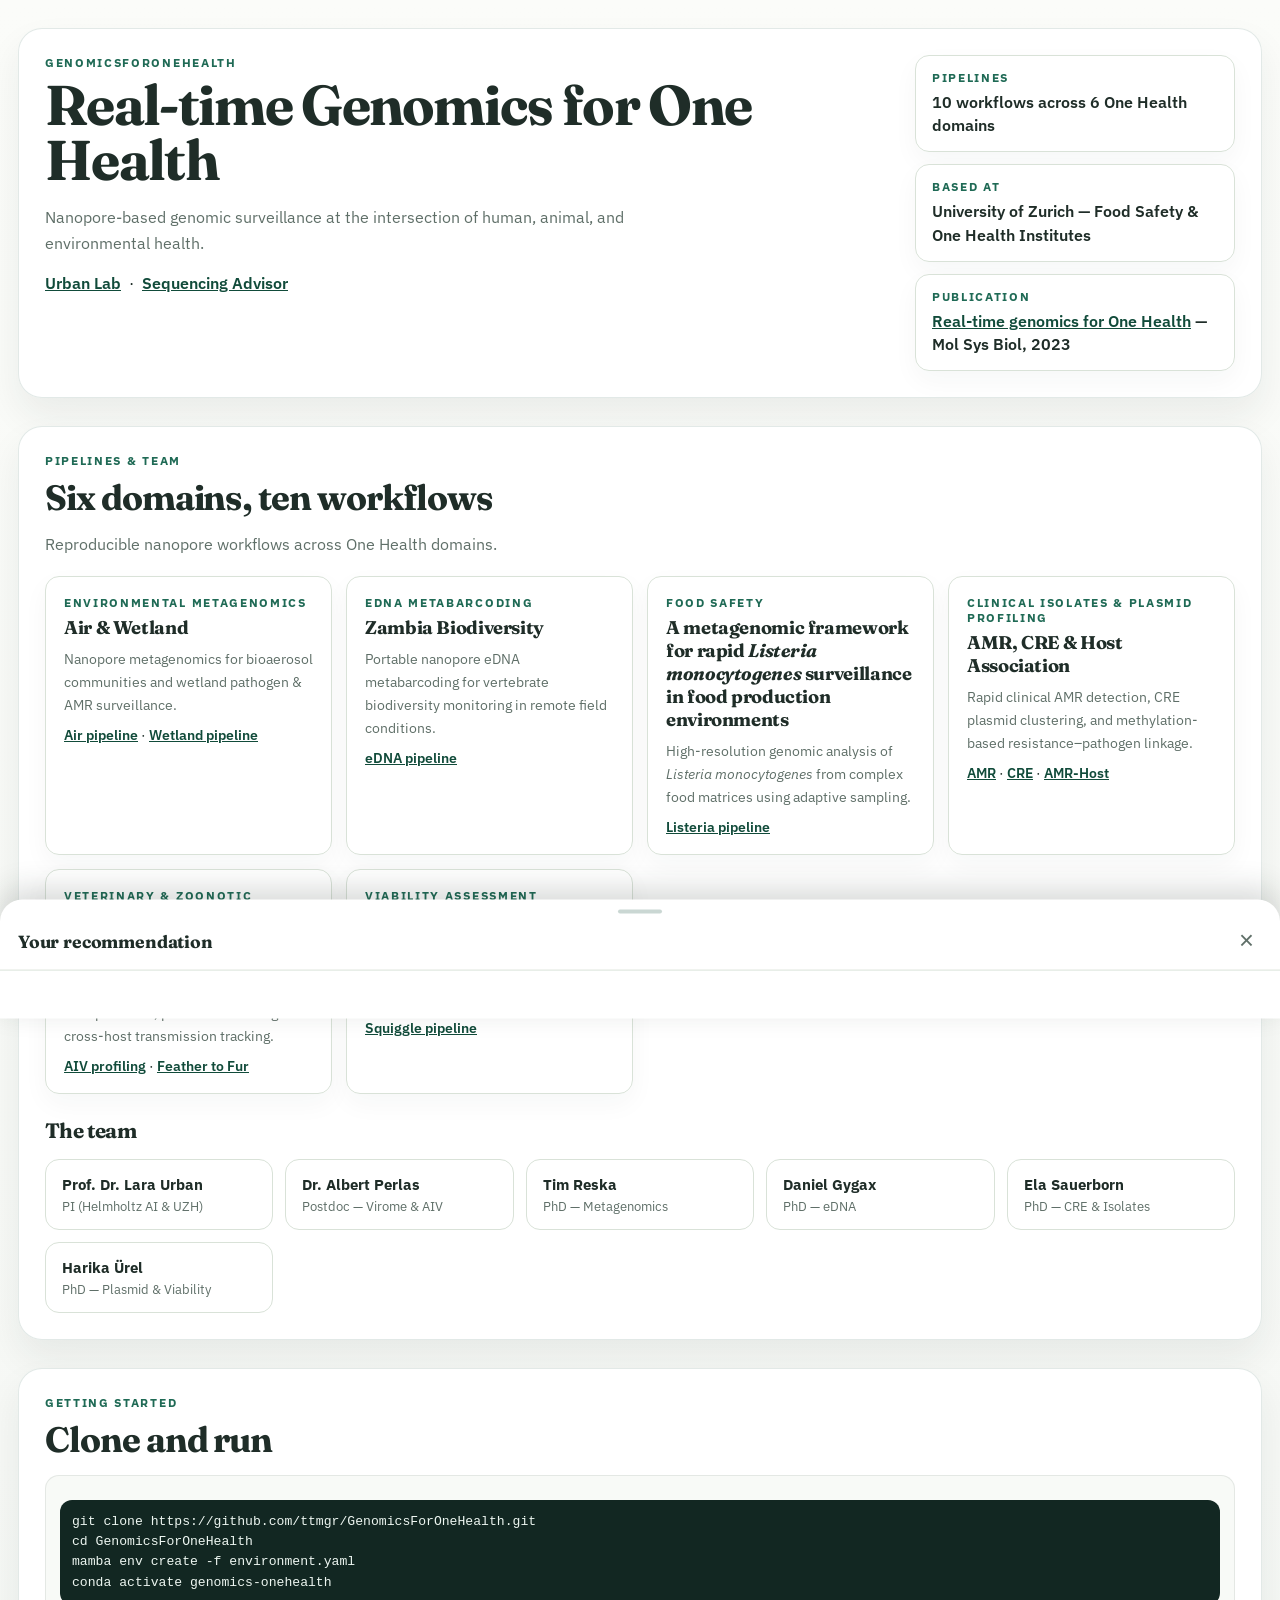
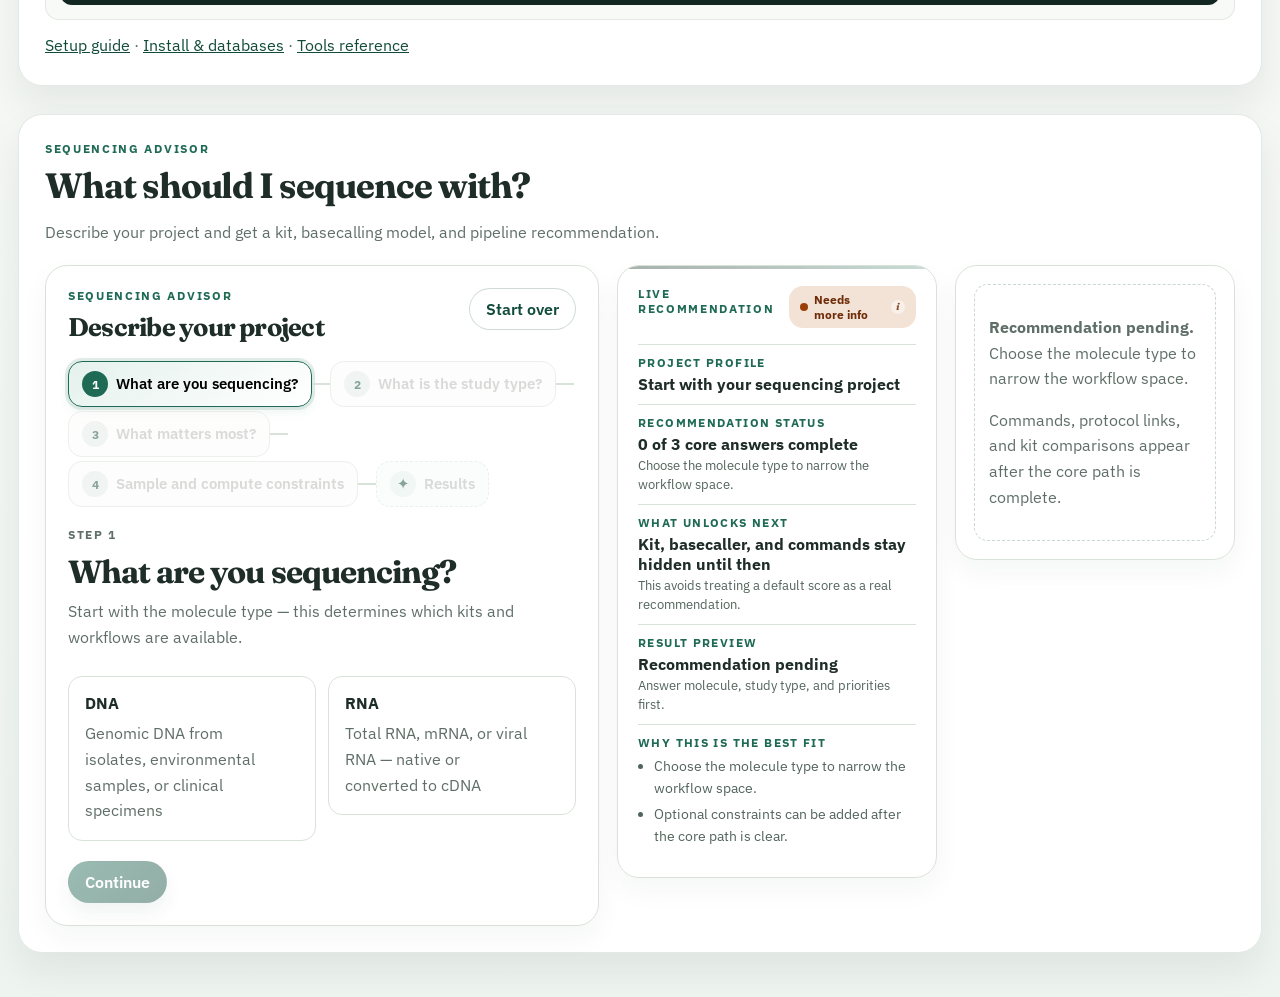
<file: docs/index.html>
<!DOCTYPE html>
<html lang="en">

<head>
  <meta charset="UTF-8">
  <meta name="viewport" content="width=device-width, initial-scale=1.0">
  <title>GenomicsForOneHealth</title>
  <meta name="description"
    content="A bioinformatics pipeline collection for genomic surveillance and One Health, developed by the Urban Lab at the University of Zurich.">
  <link rel="preconnect" href="https://fonts.googleapis.com">
  <link rel="preconnect" href="https://fonts.gstatic.com" crossorigin>
  <link
    href="https://fonts.googleapis.com/css2?family=Fraunces:opsz,wght@9..144,600;9..144,700&family=IBM+Plex+Sans:wght@400;500;600;700&display=swap"
    rel="stylesheet">
  <link rel="stylesheet" href="styles.css?v=20260425">
  <script defer src="recommendation-engine.js?v=20260425"></script>
  <script defer src="app.js?v=20260425"></script>
</head>

<body>
  <div class="page-shell">
    <header class="hero">
      <div class="hero-copy">
        <p class="eyebrow">GenomicsForOneHealth</p>
        <h1>Real-time Genomics for One Health</h1>
        <p class="hero-text">
          Nanopore-based genomic surveillance at the intersection of human, animal, and environmental health.
        </p>
        <p class="hero-link-row">
          <a href="https://sites.google.com/view/urban-lab/home" target="_blank" rel="noreferrer">Urban Lab</a>
          &nbsp;&middot;&nbsp;
          <a href="#advisor">Sequencing Advisor</a>
        </p>
      </div>
      <div class="hero-meta">
        <div class="meta-card">
          <p class="meta-label">Pipelines</p>
          <p class="meta-value">10 workflows across 6 One Health domains</p>
        </div>
        <div class="meta-card">
          <p class="meta-label">Based at</p>
          <p class="meta-value">University of Zurich &mdash; Food Safety &amp; One Health Institutes</p>
        </div>
        <div class="meta-card">
          <p class="meta-label">Publication</p>
          <p class="meta-value"><a href="https://doi.org/10.15252/msb.202311686" target="_blank" rel="noreferrer">Real-time genomics for One Health</a> &mdash; Mol Sys Biol, 2023</p>
        </div>
      </div>
    </header>

    <main>
      <!-- ── Pipelines & Team ──────────────────────────────── -->
      <section class="content-section" id="pipelines">
        <p class="eyebrow">Pipelines &amp; Team</p>
        <h2 class="section-heading">Six domains, ten workflows</h2>
        <p class="section-text">
          Reproducible nanopore workflows across One Health domains.
        </p>
        <div class="domain-grid">
          <article class="domain-card">
            <p class="meta-label">Environmental Metagenomics</p>
            <h3>Air &amp; Wetland</h3>
            <p class="domain-desc">Nanopore metagenomics for bioaerosol communities and wetland pathogen &amp; AMR surveillance.</p>
            <p class="domain-links">
              <a href="https://github.com/ttmgr/GenomicsForOneHealth/tree/main/Environmental_Metagenomics/Air_Metagenomics" target="_blank" rel="noreferrer">Air pipeline</a>
              &middot;
              <a href="https://github.com/ttmgr/GenomicsForOneHealth/tree/main/Environmental_Metagenomics/Wetland_Health" target="_blank" rel="noreferrer">Wetland pipeline</a>
            </p>
          </article>

          <article class="domain-card">
            <p class="meta-label">eDNA Metabarcoding</p>
            <h3>Zambia Biodiversity</h3>
            <p class="domain-desc">Portable nanopore eDNA metabarcoding for vertebrate biodiversity monitoring in remote field conditions.</p>
            <p class="domain-links">
              <a href="https://github.com/ttmgr/GenomicsForOneHealth/tree/main/eDNA_Metabarcoding" target="_blank" rel="noreferrer">eDNA pipeline</a>
            </p>
          </article>

          <article class="domain-card">
            <p class="meta-label">Food Safety</p>
            <h3>A metagenomic framework for rapid <em>Listeria monocytogenes</em> surveillance in food production environments</h3>
            <p class="domain-desc">High-resolution genomic analysis of <em>Listeria monocytogenes</em> from complex food matrices using adaptive sampling.</p>
            <p class="domain-links">
              <a href="https://github.com/ttmgr/GenomicsForOneHealth/tree/main/Food_Safety/Listeria-Adaptive-Sampling" target="_blank" rel="noreferrer">Listeria pipeline</a>
            </p>
          </article>

          <article class="domain-card">
            <p class="meta-label">Clinical Isolates &amp; Plasmid Profiling</p>
            <h3>AMR, CRE &amp; Host Association</h3>
            <p class="domain-desc">Rapid clinical AMR detection, CRE plasmid clustering, and methylation-based resistance&ndash;pathogen linkage.</p>
            <p class="domain-links">
              <a href="https://github.com/ttmgr/GenomicsForOneHealth/tree/main/Clinical_Isolates_and_Plasmid_Profiling/AMR_nanopore" target="_blank" rel="noreferrer">AMR</a>
              &middot;
              <a href="https://github.com/ttmgr/GenomicsForOneHealth/tree/main/Clinical_Isolates_and_Plasmid_Profiling/CRE-Plasmid-clustering" target="_blank" rel="noreferrer">CRE</a>
              &middot;
              <a href="https://github.com/ttmgr/GenomicsForOneHealth/tree/main/Clinical_Isolates_and_Plasmid_Profiling/Nanopore-AMR-Host-Association" target="_blank" rel="noreferrer">AMR-Host</a>
            </p>
          </article>

          <article class="domain-card">
            <p class="meta-label">Veterinary &amp; Zoonotic Surveillance</p>
            <h3>Avian Influenza &amp; Transmission</h3>
            <p class="domain-desc">Rapid AIV profiling from DNA and RNA nanopore data, plus variant calling for cross-host transmission tracking.</p>
            <p class="domain-links">
              <a href="https://github.com/ttmgr/GenomicsForOneHealth/tree/main/Veterinary_and_Zoonotic_Surveillance/Avian-Influenza-Profiling" target="_blank" rel="noreferrer">AIV profiling</a>
              &middot;
              <a href="https://github.com/ttmgr/GenomicsForOneHealth/tree/main/Veterinary_and_Zoonotic_Surveillance/From_feather_to_fur" target="_blank" rel="noreferrer">Feather to Fur</a>
            </p>
          </article>

          <article class="domain-card">
            <p class="meta-label">Viability Assessment</p>
            <h3>Squiggle4Viability</h3>
            <p class="domain-desc">Deep learning on raw nanopore signals to distinguish viable from dead microorganisms without culture.</p>
            <p class="domain-links">
              <a href="https://github.com/ttmgr/GenomicsForOneHealth/tree/main/Viability_Assessment/Squiggle4Viability" target="_blank" rel="noreferrer">Squiggle pipeline</a>
            </p>
          </article>
        </div>

        <h3 class="section-heading" style="font-size: 1.3rem; margin-top: 24px;">The team</h3>
        <div class="team-grid">
          <div class="team-card">
            <p class="team-name">Prof. Dr. Lara Urban</p>
            <p class="team-role">PI (Helmholtz AI &amp; UZH)</p>
          </div>
          <div class="team-card">
            <p class="team-name">Dr. Albert Perlas</p>
            <p class="team-role">Postdoc &mdash; Virome &amp; AIV</p>
          </div>
          <div class="team-card">
            <p class="team-name">Tim Reska</p>
            <p class="team-role">PhD &mdash; Metagenomics</p>
          </div>
          <div class="team-card">
            <p class="team-name">Daniel Gygax</p>
            <p class="team-role">PhD &mdash; eDNA</p>
          </div>
          <div class="team-card">
            <p class="team-name">Ela Sauerborn</p>
            <p class="team-role">PhD &mdash; CRE &amp; Isolates</p>
          </div>
          <div class="team-card">
            <p class="team-name">Harika &Uuml;rel</p>
            <p class="team-role">PhD &mdash; Plasmid &amp; Viability</p>
          </div>
        </div>
      </section>

      <!-- ── Getting started ───────────────────────────────── -->
      <section class="content-section" id="getting-started">
        <p class="eyebrow">Getting Started</p>
        <h2 class="section-heading">Clone and run</h2>
        <div class="command-card" style="margin-top: 14px;">
          <pre><code>git clone https://github.com/ttmgr/GenomicsForOneHealth.git
cd GenomicsForOneHealth
mamba env create -f environment.yaml
conda activate genomics-onehealth</code></pre>
        </div>
        <p class="section-text">
          <a href="https://github.com/ttmgr/GenomicsForOneHealth#getting-started" target="_blank" rel="noreferrer">Setup guide</a> &middot;
          <a href="https://github.com/ttmgr/GenomicsForOneHealth/blob/main/INSTALL_AND_DATABASES.md" target="_blank" rel="noreferrer">Install &amp; databases</a> &middot;
          <a href="https://github.com/ttmgr/GenomicsForOneHealth/blob/main/TOOLS.md" target="_blank" rel="noreferrer">Tools reference</a>
        </p>
      </section>

      <!-- ── Sequencing advisor ─────────────────────────────── -->
      <section class="content-section advisor-section" id="advisor" aria-labelledby="advisor-heading">
        <p class="eyebrow">Sequencing Advisor</p>
        <h2 class="section-heading" id="advisor-heading">What should I sequence with?</h2>
        <p class="section-text">
          Describe your project and get a kit, basecalling model, and pipeline recommendation.
        </p>

        <div class="advisor-shell">
          <!-- Left pane: questions -->
          <section class="advisor-pane pane-questions" id="questions-pane">
            <div class="panel-head">
              <div>
                <p class="panel-kicker">Sequencing advisor</p>
                <h2>Describe your project</h2>
              </div>
              <button id="reset-button" class="ghost-button" type="button">Start over</button>
            </div>

            <div id="progress-root" class="progress-root" aria-label="Advisor progress"></div>
            <div id="page-root" class="page-root"></div>

            <div class="wizard-controls">
              <button id="back-button" class="ghost-button" type="button">Back</button>
              <div class="wizard-controls-right">
                <button id="skip-to-results-button" class="ghost-button" type="button" hidden>Skip to results</button>
                <button id="next-button" class="primary-button" type="button">Continue</button>
              </div>
            </div>
          </section>

          <!-- Middle pane: live recommendation -->
          <aside class="advisor-pane pane-recommendation" id="recommendation-pane">
            <div class="rec-card" id="rec-card">
              <div class="rec-header">
                <p class="panel-kicker">Live recommendation</p>
                <button type="button"
                  class="confidence-badge confidence-chip"
                  id="rec-confidence"
                  data-level="low"
                  aria-haspopup="dialog"
                  aria-expanded="false"
                  aria-controls="confidence-popover">
                  <span class="confidence-dot"></span>
                  <span class="confidence-label">Needs more info</span>
                  <span class="confidence-info-icon" aria-hidden="true">i</span>
                </button>
              </div>

              <div class="visually-hidden" aria-live="polite" id="rec-live"></div>

              <div class="rec-slot" id="rec-slot-workflow">
                <p class="rec-slot-label">Workflow</p>
                <p class="rec-slot-value" id="rec-workflow">&mdash;</p>
              </div>

              <div class="rec-slot" id="rec-slot-kit">
                <p class="rec-slot-label">Recommended kit</p>
                <p class="rec-slot-value" id="rec-kit">&mdash;</p>
                <p class="rec-slot-meta" id="rec-kit-meta"></p>
              </div>

              <div class="rec-slot" id="rec-slot-basecalling">
                <p class="rec-slot-label">Basecalling model</p>
                <p class="rec-slot-value" id="rec-basecalling">&mdash;</p>
                <p class="rec-slot-meta" id="rec-basecalling-meta"></p>
              </div>

              <div class="rec-slot" id="rec-slot-pipeline">
                <p class="rec-slot-label">Analysis pipeline</p>
                <p class="rec-slot-value" id="rec-pipeline">&mdash;</p>
                <p class="rec-slot-meta" id="rec-pipeline-meta"></p>
              </div>

              <div class="rec-slot rec-slot-rationale" id="rec-slot-rationale">
                <p class="rec-slot-label">Why this is the best fit</p>
                <ul class="rec-rationale-list" id="rec-rationale"></ul>
              </div>

              <div class="rec-warnings" id="rec-warnings" hidden></div>
            </div>
          </aside>

          <!-- Right pane: rationale, alternatives, commands -->
          <aside class="advisor-pane pane-rationale" id="rationale-pane">
            <div class="rationale-section" id="rationale-compare" hidden>
              <p class="panel-kicker">Top candidates</p>
              <div id="rationale-compare-content"></div>
            </div>

            <div class="rationale-section" id="rationale-alternative" hidden>
              <p class="panel-kicker">Alternative</p>
              <div id="rationale-alt-content"></div>
            </div>

            <div class="rationale-section" id="rationale-commands" hidden>
              <p class="panel-kicker">Ready-to-run commands</p>
              <div id="rationale-commands-content"></div>
            </div>

            <div class="rationale-section" id="rationale-checklist" hidden>
              <p class="panel-kicker">Wet-lab checklist</p>
              <ol class="checklist" id="rationale-checklist-content"></ol>
            </div>

            <div class="rationale-section" id="rationale-protocols" hidden>
              <p class="panel-kicker">Protocol links</p>
              <ul class="protocol-links" id="rationale-protocols-content"></ul>
            </div>

            <div class="rationale-section" id="rationale-placeholder">
              <p class="muted">Answer questions on the left to see recommendations, alternatives, and ready-to-run commands.</p>
            </div>
          </aside>
        </div>
      </section>
    </main>
  </div>

  <!-- Shared confidence popover (toggled by any .confidence-chip) -->
  <div class="confidence-popover" id="confidence-popover" role="dialog" aria-labelledby="confidence-popover-title" hidden>
    <p class="confidence-popover-title" id="confidence-popover-title">Confidence: <span data-popover-level>low</span></p>
    <dl class="confidence-signals">
      <div class="confidence-signal-row"><dt>Core fields answered</dt><dd data-popover-core>0 of 3</dd></div>
      <div class="confidence-signal-row"><dt>Top kit leads by</dt><dd data-popover-gap>—</dd></div>
      <div class="confidence-signal-row"><dt>Top kit score</dt><dd data-popover-top>—</dd></div>
    </dl>
    <p class="confidence-popover-explain" data-popover-reason></p>
    <button type="button" class="confidence-popover-close" id="confidence-popover-close" aria-label="Close">×</button>
  </div>

  <!-- Mobile bottom sheet — opened from the sticky bar's "View recommendation" button -->
  <div class="mobile-rec-sheet-overlay" id="mobile-rec-sheet-overlay" hidden></div>
  <div class="mobile-rec-sheet" id="mobile-rec-sheet" role="dialog" aria-modal="true" aria-labelledby="mobile-rec-sheet-title" hidden>
    <div class="mobile-rec-sheet-handle" aria-hidden="true"></div>
    <div class="mobile-rec-sheet-head">
      <h3 id="mobile-rec-sheet-title">Your recommendation</h3>
      <button type="button" class="mobile-rec-sheet-close" id="mobile-rec-sheet-close" aria-label="Close">×</button>
    </div>
    <div class="mobile-rec-sheet-body" id="mobile-rec-sheet-body"></div>
  </div>

  <!-- Mobile sticky recommendation bar (visible < 860px) -->
  <div class="mobile-rec-bar is-hidden" id="mobile-rec-bar">
    <div class="mobile-rec-bar-inner">
      <div class="mobile-rec-summary">
        <p class="mobile-rec-label">Recommendation</p>
        <p class="mobile-rec-value" id="mobile-rec-value">&mdash;</p>
      </div>
      <button type="button"
        class="confidence-badge confidence-chip"
        id="mobile-rec-confidence"
        data-level="low"
        aria-haspopup="dialog"
        aria-expanded="false"
        aria-controls="confidence-popover">
        <span class="confidence-dot"></span>
        <span class="confidence-label">Needs info</span>
        <span class="confidence-info-icon" aria-hidden="true">i</span>
      </button>
      <button class="mobile-rec-expand" id="mobile-rec-expand" type="button" aria-haspopup="dialog">View recommendation ↓</button>
    </div>
  </div>
</body>

</html>
</file>
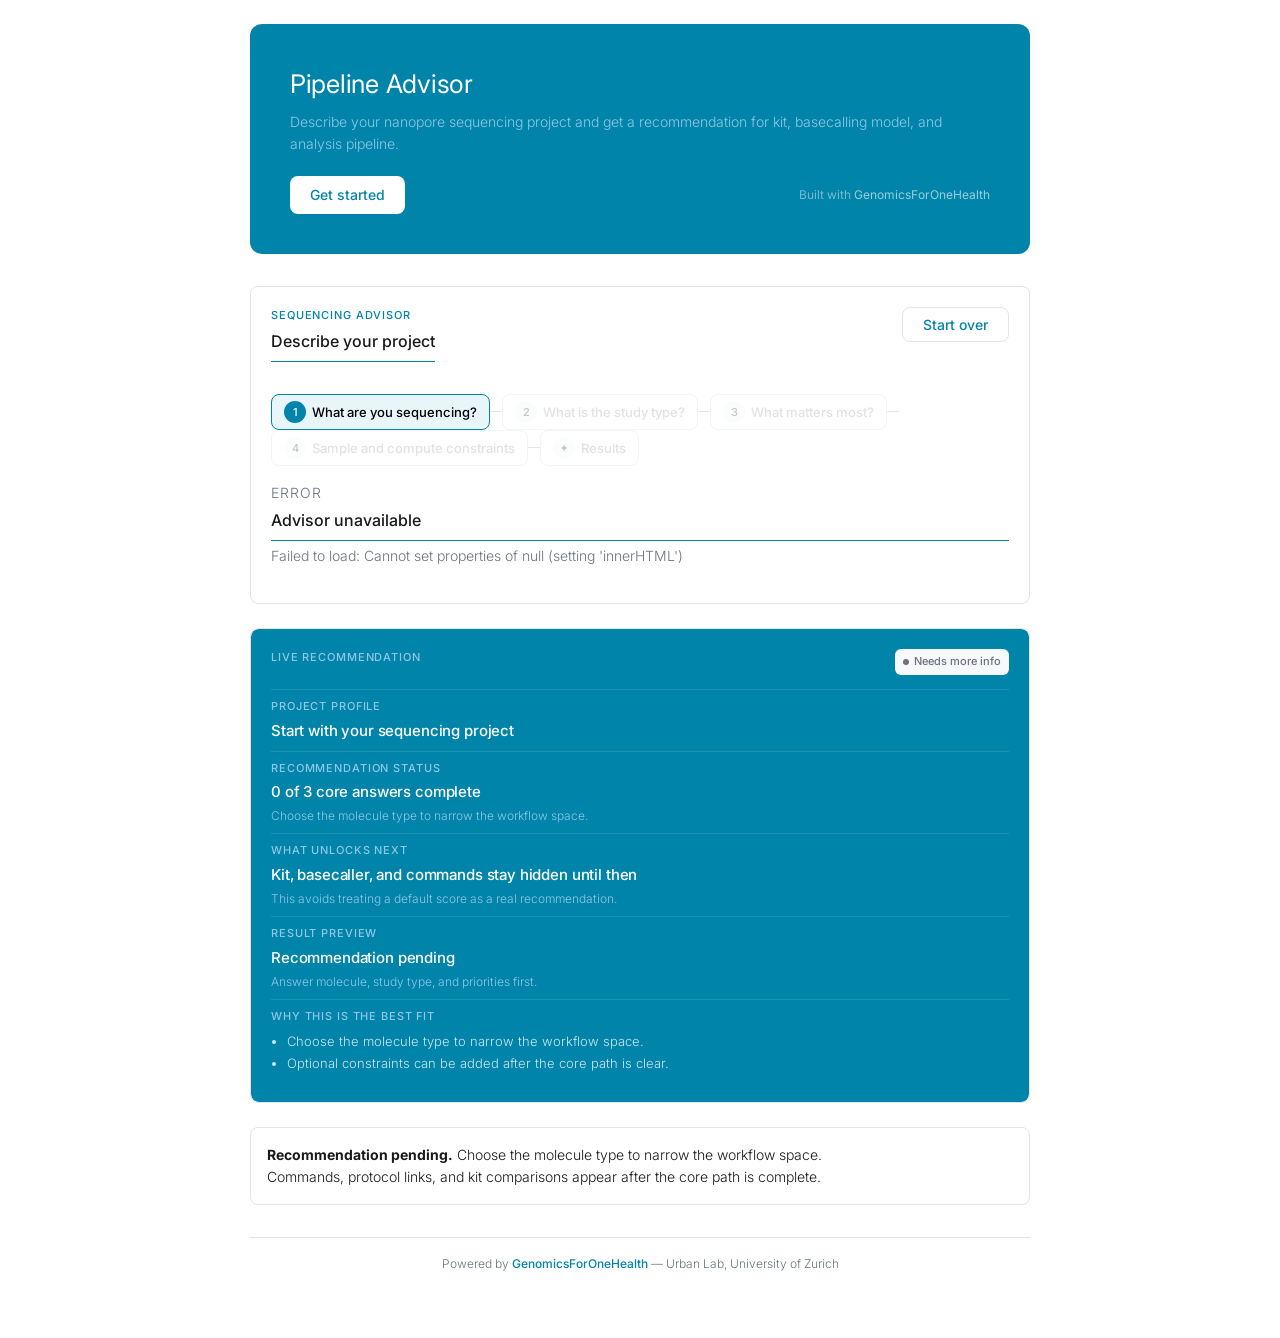
<file: docs/advisor-ont.html>
<!DOCTYPE html>
<html lang="en">

<head>
  <meta charset="UTF-8">
  <meta name="viewport" content="width=device-width, initial-scale=1.0">
  <title>Pipeline Advisor &mdash; Nanopore Sequencing</title>
  <meta name="description" content="Interactive sequencing advisor: get kit, basecalling, and pipeline recommendations for your nanopore project.">
  <link rel="preconnect" href="https://fonts.googleapis.com">
  <link rel="preconnect" href="https://fonts.gstatic.com" crossorigin>
  <link href="https://fonts.googleapis.com/css2?family=Inter:wght@300;400;500;600&display=swap" rel="stylesheet">
  <script defer src="recommendation-engine.js"></script>
  <script defer src="app.js"></script>
  <style>
    /* ── Reset & base ──────────────────────────────────── */

    :root {
      --teal: #0084a9;
      --teal-border: #0184aa;
      --teal-light: #90c7e8;
      --teal-bg: #e8f6fa;
      --bg: #ffffff;
      --panel: #ffffff;
      --panel-strong: #ffffff;
      --line: #e2e5e8;
      --line-strong: #d0d4d8;
      --text: #1a1a1a;
      --muted: #6b7280;
      --accent: #0084a9;
      --accent-strong: #0084a9;
      --accent-soft: #e8f6fa;
      --sand: #f7f8f9;
      --warn-bg: #fff3e0;
      --warn-line: #ffb74d;
      --warn-text: #e65100;
      --shadow: none;
      --radius-lg: 12px;
      --radius-md: 8px;
      --radius-sm: 8px;
      --font: 'Inter', system-ui, -apple-system, sans-serif;
      --mono: 'SF Mono', 'Cascadia Code', 'Fira Code', monospace;
    }

    * { box-sizing: border-box; margin: 0; }

    html { scroll-behavior: smooth; }

    body {
      font-family: var(--font);
      font-size: 14px;
      font-weight: 300;
      line-height: 1.6;
      color: var(--text);
      background: var(--bg);
    }

    a { color: var(--teal); text-decoration: none; }
    a:hover { text-decoration: underline; }

    /* ── Page shell ────────────────────────────────────── */

    .page-shell {
      max-width: 820px;
      margin: 0 auto;
      padding: 24px 20px 48px;
    }

    /* ── Hero ──────────────────────────────────────────── */

    .ont-hero {
      background: var(--teal);
      border-radius: 12px;
      padding: 2.5rem;
      margin-bottom: 32px;
    }

    .ont-hero h1 {
      font-size: 1.6rem;
      font-weight: 400;
      color: #ffffff;
      letter-spacing: -0.01em;
      margin: 0;
    }

    .ont-hero p {
      color: var(--teal-light);
      font-size: 14px;
      font-weight: 300;
      margin: 6px 0 0;
    }

    .ont-hero-row {
      display: flex;
      align-items: center;
      justify-content: space-between;
      gap: 16px;
      margin-top: 20px;
    }

    .ont-hero-credit {
      color: rgba(255, 255, 255, 0.45);
      font-size: 12px;
      font-weight: 400;
    }

    .ont-hero-credit a {
      color: rgba(255, 255, 255, 0.6);
    }

    .ont-hero-credit a:hover {
      color: #ffffff;
      text-decoration: none;
    }

    .ont-cta {
      display: inline-block;
      background: #ffffff;
      color: var(--teal);
      font-family: var(--font);
      font-size: 14px;
      font-weight: 500;
      border: none;
      border-radius: 8px;
      padding: 0.5rem 1.25rem;
      cursor: pointer;
      text-decoration: none;
    }

    .ont-cta:hover {
      text-decoration: none;
      opacity: 0.92;
    }

    /* ── Section headings ──────────────────────────────── */

    .eyebrow,
    .panel-kicker,
    .page-kicker,
    .result-label,
    .meta-label,
    .section-head-label {
      font-size: 11px;
      font-weight: 500;
      letter-spacing: 0.08em;
      text-transform: uppercase;
      color: var(--teal);
      margin: 0;
    }

    .section-heading,
    .panel-head h2,
    .wizard-page h2 {
      font-size: 16px;
      font-weight: 500;
      color: var(--text);
      border-bottom: 1.5px solid var(--teal-border);
      padding-bottom: 0.4rem;
      margin: 0 0 1rem;
      font-family: var(--font);
      letter-spacing: 0;
    }

    .section-text {
      font-size: 14px;
      font-weight: 300;
      color: var(--muted);
      margin: 0 0 20px;
      max-width: none;
      line-height: 1.6;
    }

    /* ── Advisor layout: single-column stacked ─────────── */

    .content-section {
      margin: 0;
      padding: 0;
      border: none;
      background: none;
      box-shadow: none;
      border-radius: 0;
    }

    .advisor-section { margin-bottom: 32px; }

    .advisor-shell {
      display: grid;
      grid-template-columns: 1fr;
      gap: 24px;
      margin-top: 16px;
    }

    .advisor-pane {
      border: 0.5px solid var(--line);
      border-radius: 8px;
      background: var(--panel);
      box-shadow: none;
      min-width: 0;
      overflow: hidden;
    }

    .pane-questions {
      padding: 20px;
    }

    .pane-recommendation {
      position: static;
      padding: 0;
    }

    .pane-rationale {
      position: static;
      padding: 16px;
      display: grid;
      gap: 16px;
    }

    /* ── Panel head ────────────────────────────────────── */

    .panel-head {
      display: flex;
      justify-content: space-between;
      align-items: flex-start;
      gap: 12px;
    }

    .panel-head > * { min-width: 0; }

    .panel-head h2 {
      font-size: 16px;
      margin-top: 4px;
    }

    /* ── Buttons ────────────────────────────────────────── */

    .ghost-button,
    .primary-button {
      appearance: none;
      font-family: var(--font);
      font-size: 14px;
      font-weight: 500;
      cursor: pointer;
      border-radius: 8px;
      padding: 0.5rem 1.25rem;
      transition: opacity 140ms ease;
    }

    .primary-button {
      background: var(--teal);
      color: #ffffff;
      border: none;
      box-shadow: none;
    }

    .primary-button:hover { opacity: 0.9; transform: none; }

    .primary-button:disabled {
      opacity: 0.35;
      cursor: not-allowed;
    }

    .ghost-button {
      background: #ffffff;
      color: var(--teal);
      border: 0.5px solid var(--line);
    }

    .ghost-button:hover { border-color: var(--teal-border); transform: none; }

    .ghost-button:disabled {
      opacity: 0.35;
      cursor: not-allowed;
    }

    /* ── Progress steps ────────────────────────────────── */

    .progress-root { margin-top: 16px; }

    .progress-steps {
      display: flex;
      align-items: center;
      gap: 0;
      flex-wrap: wrap;
    }

    .progress-step {
      display: flex;
      align-items: center;
      gap: 6px;
      padding: 6px 12px;
      border: 0.5px solid var(--line);
      border-radius: 8px;
      background: #ffffff;
      cursor: pointer;
      font-family: var(--font);
      font-size: 13px;
      font-weight: 400;
      transition: border-color 140ms ease;
    }

    .progress-step:disabled { opacity: 0.4; cursor: not-allowed; }

    .progress-step.is-current {
      border: 1.5px solid var(--teal);
      background: var(--teal-bg);
      box-shadow: none;
      transform: none;
    }

    .progress-step.is-complete {
      border-color: var(--teal-border);
    }

    .progress-step.is-complete .progress-index {
      background: var(--teal);
      color: #fff;
    }

    .progress-index {
      width: 22px;
      height: 22px;
      display: inline-flex;
      align-items: center;
      justify-content: center;
      border-radius: 50%;
      background: var(--sand);
      color: var(--muted);
      font-size: 11px;
      font-weight: 500;
      flex-shrink: 0;
    }

    .progress-step.is-current .progress-index {
      background: var(--teal);
      color: #fff;
      animation: none;
    }

    @keyframes step-pulse { 0%, 100% { transform: none; } }

    .progress-label {
      font-weight: 500;
      white-space: nowrap;
    }

    .progress-connector {
      width: 12px;
      height: 1.5px;
      background: var(--line);
      flex-shrink: 0;
    }

    .progress-connector.is-filled {
      background: var(--teal);
    }

    /* ── Page root ─────────────────────────────────────── */

    .page-root { margin-top: 16px; }

    .wizard-page {
      display: grid;
      gap: 16px;
      animation: ont-fade 200ms ease both;
    }

    @keyframes ont-fade {
      from { opacity: 0; transform: translateY(6px); }
      to { opacity: 1; transform: translateY(0); }
    }

    .wizard-page.is-exiting {
      animation: ont-fade-out 120ms ease both;
    }

    @keyframes ont-fade-out {
      from { opacity: 1; }
      to { opacity: 0; }
    }

    .page-header { display: grid; gap: 4px; }

    .page-header h2 {
      font-size: 16px;
      margin: 0;
    }

    .page-header p {
      margin: 0;
      color: var(--muted);
      font-size: 14px;
      font-weight: 300;
    }

    /* ── Option cards ──────────────────────────────────── */

    .option-grid {
      display: grid;
      gap: 10px;
      margin-top: 8px;
    }

    .option-grid.is-route-grid {
      grid-template-columns: repeat(2, 1fr);
    }

    .option-grid.is-priority-grid {
      grid-template-columns: repeat(3, 1fr);
    }

    .option-card { position: relative; }

    .option-card input {
      position: absolute;
      opacity: 0;
      pointer-events: none;
    }

    .option-card label {
      display: flex;
      flex-direction: column;
      gap: 4px;
      min-height: 100%;
      padding: 12px 14px;
      border: 0.5px solid var(--line);
      border-radius: 8px;
      background: #ffffff;
      cursor: pointer;
      transition: border-color 140ms ease, background 140ms ease;
    }

    .option-card.is-route-card label { min-height: 80px; }
    .option-card.is-priority-card label { min-height: 60px; }

    .option-card label:hover {
      border-color: var(--teal-border);
      transform: none;
    }

    .option-card input:checked + label {
      border: 1.5px solid var(--teal);
      background: var(--teal-bg);
      box-shadow: none;
    }

    .option-label {
      font-size: 13px;
      font-weight: 500;
      color: var(--text);
    }

    .option-help {
      font-size: 12px;
      font-weight: 300;
      color: var(--muted);
      line-height: 1.5;
    }

    /* ── Constraint cards ──────────────────────────────── */

    .constraints-section { margin-top: 12px; }

    .constraint-stack { display: grid; gap: 10px; }

    .constraint-card {
      padding: 12px;
      border: 0.5px solid var(--line);
      border-radius: 8px;
      background: #ffffff;
    }

    .constraint-card h4 {
      margin: 0 0 8px;
      font-size: 13px;
      font-weight: 500;
    }

    .constraint-toggle {
      display: grid;
      grid-template-columns: repeat(auto-fit, minmax(120px, 1fr));
      gap: 8px;
    }

    .constraint-toggle input {
      position: absolute;
      opacity: 0;
      pointer-events: none;
    }

    .toggle-pill {
      display: flex;
      flex-direction: column;
      gap: 2px;
      padding: 8px 10px;
      border: 0.5px solid var(--line);
      border-radius: 8px;
      background: #ffffff;
      cursor: pointer;
      font-size: 13px;
      font-weight: 400;
      transition: border-color 140ms ease, background 140ms ease;
    }

    .toggle-pill:hover { border-color: var(--teal-border); }

    .constraint-toggle input:checked + .toggle-pill,
    .toggle-pill.is-selected {
      border: 1.5px solid var(--teal);
      background: var(--teal-bg);
      box-shadow: none;
    }

    /* Override the green dot from main styles */
    .constraint-toggle input:checked + .toggle-pill::before {
      content: '';
      display: inline-block;
      width: 5px;
      height: 5px;
      border-radius: 50%;
      background: var(--teal);
      margin-right: 3px;
      vertical-align: middle;
    }

    .toggle-pill small {
      color: var(--muted);
      font-size: 12px;
      font-weight: 300;
      line-height: 1.4;
    }

    /* ── Skip constraints ──────────────────────────────── */

    .skip-constraints {
      display: inline-flex;
      align-items: center;
      gap: 4px;
      margin-top: 8px;
      font-family: var(--font);
      font-size: 13px;
      font-weight: 500;
      color: var(--teal);
      background: none;
      border: none;
      cursor: pointer;
      padding: 4px 0;
    }

    .skip-constraints:hover { text-decoration: underline; }

    .skip-constraints svg { width: 13px; height: 13px; }

    /* ── Wizard controls ───────────────────────────────── */

    .wizard-controls {
      margin-top: 16px;
      display: flex;
      justify-content: space-between;
      gap: 10px;
    }

    /* ── Recommendation card ────────────────────────────── */

    .rec-card {
      padding: 20px;
      overflow: hidden;
      position: relative;
      background: var(--teal);
      color: #ffffff;
      border-radius: 8px;
    }

    .rec-card::before { display: none; }

    .rec-header {
      display: flex;
      justify-content: space-between;
      align-items: flex-start;
      gap: 10px;
      margin-bottom: 14px;
    }

    .rec-card .panel-kicker {
      color: var(--teal-light);
    }

    .rec-slot {
      padding: 8px 0;
      border-top: 1px solid rgba(255, 255, 255, 0.12);
    }

    .rec-slot-label {
      margin: 0;
      font-size: 11px;
      font-weight: 500;
      letter-spacing: 0.08em;
      text-transform: uppercase;
      color: var(--teal-light);
    }

    .rec-slot-value {
      margin: 3px 0 0;
      font-size: 15px;
      font-weight: 500;
      font-family: var(--font);
      letter-spacing: -0.01em;
      color: #ffffff;
      overflow-wrap: break-word;
    }

    .rec-slot-value.is-empty {
      background: rgba(255, 255, 255, 0.08);
      border-radius: 4px;
      height: 1em;
      width: 60%;
      animation: none;
    }

    .rec-slot-meta {
      margin: 2px 0 0;
      font-size: 12px;
      font-weight: 300;
      color: var(--teal-light);
      overflow-wrap: break-word;
    }

    .rec-slot-updating {
      animation: ont-slot 180ms ease;
    }

    @keyframes ont-slot {
      from { opacity: 0.3; }
      to { opacity: 1; }
    }

    .rec-slot-rationale {
      border-top: 1px solid rgba(255, 255, 255, 0.12);
    }

    .rec-rationale-list {
      margin: 6px 0 0;
      padding-left: 16px;
      font-size: 13px;
      font-weight: 300;
      color: rgba(255, 255, 255, 0.8);
      line-height: 1.5;
    }

    .rec-rationale-list li + li { margin-top: 3px; }

    .rec-warnings { margin-top: 8px; }

    .rec-card .warning-inline {
      background: rgba(255, 255, 255, 0.1);
      color: #ffffff;
      border-radius: 6px;
      font-size: 12px;
    }

    /* ── Confidence badge ──────────────────────────────── */

    .confidence-badge {
      display: inline-flex;
      align-items: center;
      gap: 5px;
      padding: 4px 8px;
      border-radius: 6px;
      font-size: 11px;
      font-weight: 500;
      white-space: nowrap;
    }

    .confidence-dot {
      width: 6px;
      height: 6px;
      border-radius: 50%;
      flex-shrink: 0;
    }

    .confidence-badge.is-changing { animation: none; }

    /* On teal background */
    .rec-card .confidence-badge {
      background: rgba(255, 255, 255, 0.15);
      color: #ffffff;
    }

    .rec-card .confidence-badge .confidence-dot {
      background: #ffffff;
    }

    /* On white background */
    .confidence-badge[data-level="high"] {
      background: var(--teal-bg);
      color: var(--teal);
    }

    .confidence-badge[data-level="high"] .confidence-dot { background: var(--teal); }

    .confidence-badge[data-level="medium"] {
      background: #fff3e0;
      color: #e65100;
    }

    .confidence-badge[data-level="medium"] .confidence-dot { background: #ff9800; }

    .confidence-badge[data-level="low"] {
      background: var(--sand);
      color: var(--muted);
    }

    .confidence-badge[data-level="low"] .confidence-dot { background: var(--muted); }

    .confidence-badge.is-inline { font-size: 11px; }

    /* ── Rationale pane ────────────────────────────────── */

    .rationale-section {
      padding-bottom: 12px;
      border-bottom: 0.5px solid var(--line);
      overflow: hidden;
    }

    .rationale-section:last-child {
      border-bottom: none;
      padding-bottom: 0;
    }

    .rationale-section .panel-kicker { margin-bottom: 6px; }

    .alt-card {
      padding: 10px 12px;
      border-radius: 8px;
      background: var(--sand);
      overflow-wrap: break-word;
    }

    .alt-name {
      margin: 0;
      font-weight: 500;
      font-size: 13px;
    }

    .alt-detail {
      margin: 3px 0 0;
      font-size: 12px;
      font-weight: 300;
      color: var(--muted);
    }

    .command-mini { margin-top: 6px; position: relative; }
    .command-mini + .command-mini { margin-top: 10px; }

    .command-mini-label {
      margin: 0 0 3px;
      font-size: 11px;
      font-weight: 500;
      color: var(--teal);
    }

    .command-mini pre {
      margin: 0;
      padding: 8px 10px;
      border-radius: 6px;
      background: #1a2b2e;
      color: var(--teal-light);
      font-family: var(--mono);
      font-size: 12px;
      line-height: 1.5;
      white-space: pre-wrap;
      word-break: break-all;
    }

    .command-mini .copy-button {
      position: absolute;
      top: 0;
      right: 0;
      padding: 3px 8px;
      font-size: 11px;
    }

    .checklist,
    .protocol-links {
      margin: 0;
      padding-left: 16px;
      font-size: 13px;
      font-weight: 300;
      line-height: 1.6;
      color: var(--muted);
    }

    .checklist li + li,
    .protocol-links li + li { margin-top: 3px; }

    .protocol-links a { font-weight: 500; font-size: 13px; }

    /* ── Warning ────────────────────────────────────────── */

    .warning-inline {
      margin-top: 4px;
      padding: 6px 10px;
      border-radius: 6px;
      background: var(--warn-bg);
      color: var(--warn-text);
      font-size: 12px;
      font-weight: 400;
    }

    /* ── Results page ──────────────────────────────────── */

    .results-page .page-header h2 { font-size: 16px; }

    .results-hero {
      padding: 20px;
      border-radius: 8px;
      background: var(--teal);
      color: #ffffff;
      margin-bottom: 16px;
      animation: ont-fade 200ms ease both;
    }

    .results-hero .results-hero-kicker {
      font-size: 11px;
      font-weight: 500;
      letter-spacing: 0.08em;
      text-transform: uppercase;
      color: var(--teal-light);
      margin: 0;
    }

    .results-hero h3 {
      margin: 4px 0 0;
      font-family: var(--font);
      font-weight: 400;
      font-size: 1.3rem;
    }

    .results-hero-meta {
      margin-top: 8px;
      display: flex;
      gap: 12px;
      flex-wrap: wrap;
      font-size: 13px;
      font-weight: 300;
      color: rgba(255, 255, 255, 0.7);
    }

    .results-hero .confidence-badge {
      background: rgba(255, 255, 255, 0.15);
      color: #ffffff;
    }

    .results-hero .confidence-dot { background: #ffffff; }

    .result-cards {
      display: grid;
      grid-template-columns: repeat(3, 1fr);
      gap: 10px;
    }

    .result-rec-card {
      padding: 14px;
      border: 0.5px solid var(--line);
      border-radius: 8px;
      background: #ffffff;
      box-shadow: none;
      animation: ont-fade 200ms ease both;
    }

    .result-rec-card:nth-child(1) { animation-delay: 40ms; }
    .result-rec-card:nth-child(2) { animation-delay: 80ms; }
    .result-rec-card:nth-child(3) { animation-delay: 120ms; }

    .result-rec-card h3 {
      font-family: var(--font);
      font-size: 14px;
      font-weight: 500;
      margin: 4px 0 0;
      letter-spacing: 0;
    }

    .result-text {
      font-size: 12px;
      font-weight: 300;
      color: var(--muted);
    }

    .result-link {
      display: inline-block;
      margin-top: 6px;
      font-weight: 500;
      font-size: 12px;
      color: var(--teal);
    }

    .result-link + .result-link { margin-left: 10px; }

    .result-block {
      margin-top: 14px;
      padding: 14px;
      border: 0.5px solid var(--line);
      border-radius: 8px;
      background: #ffffff;
      animation: ont-fade 200ms ease both;
    }

    .result-block h3 {
      margin: 0 0 8px;
      font-size: 14px;
      font-weight: 500;
    }

    .warning-block {
      border-color: var(--warn-line);
      background: var(--warn-bg);
    }

    .warning-block h3 { color: var(--warn-text); }

    .alt-block { background: var(--sand); }

    /* ── Command cards ─────────────────────────────────── */

    .command-card {
      padding: 10px;
      border: 0.5px solid var(--line);
      border-radius: 8px;
      background: #ffffff;
    }

    .command-head {
      display: flex;
      justify-content: space-between;
      gap: 10px;
      align-items: center;
      font-size: 13px;
      font-weight: 500;
    }

    .command-card pre {
      margin: 8px 0 0;
      overflow-x: auto;
      padding: 10px;
      border-radius: 6px;
      background: #1a2b2e;
      color: var(--teal-light);
      font-family: var(--mono);
      font-size: 12px;
      line-height: 1.5;
    }

    .copy-button {
      padding: 4px 10px;
      font-size: 11px;
    }

    .copy-button.is-copied {
      color: var(--teal);
      border-color: var(--teal);
    }

    /* ── Lists ──────────────────────────────────────────── */

    .step-list,
    .detail-list,
    .link-list {
      margin: 6px 0 0;
      padding-left: 18px;
      font-size: 13px;
      font-weight: 300;
    }

    .step-list li,
    .detail-list li,
    .link-list li { line-height: 1.6; }

    .step-list li + li,
    .detail-list li + li,
    .link-list li + li { margin-top: 3px; }

    /* ── Mobile ─────────────────────────────────────────── */

    .mobile-rec-bar {
      display: none;
      position: fixed;
      bottom: 0;
      left: 0;
      right: 0;
      z-index: 100;
      padding: 10px 16px;
      background: #ffffff;
      border-top: 0.5px solid var(--line);
      box-shadow: none;
    }

    .mobile-rec-bar.is-hidden { transform: translateY(100%); }

    .mobile-rec-bar-inner {
      display: flex;
      align-items: center;
      justify-content: space-between;
      gap: 10px;
      max-width: 820px;
      margin: 0 auto;
    }

    .mobile-rec-summary { flex: 1; min-width: 0; }

    .mobile-rec-label {
      font-size: 10px;
      font-weight: 500;
      letter-spacing: 0.08em;
      text-transform: uppercase;
      color: var(--teal);
      margin: 0;
    }

    .mobile-rec-value {
      margin: 1px 0 0;
      font-weight: 500;
      font-family: var(--font);
      font-size: 13px;
      white-space: nowrap;
      overflow: hidden;
      text-overflow: ellipsis;
    }

    .mobile-rec-expand {
      appearance: none;
      border: 0.5px solid var(--line);
      border-radius: 8px;
      background: #ffffff;
      padding: 6px 12px;
      font-family: var(--font);
      font-size: 12px;
      font-weight: 500;
      color: var(--teal);
      cursor: pointer;
    }

    /* ── Footer ─────────────────────────────────────────── */

    .ont-footer {
      margin-top: 24px;
      padding: 16px 0;
      text-align: center;
      font-size: 12px;
      font-weight: 300;
      color: var(--muted);
      border-top: 0.5px solid var(--line);
    }

    .ont-footer a { font-weight: 500; }

    /* ── Responsive ─────────────────────────────────────── */

    @media (max-width: 640px) {
      .page-shell { padding: 16px 14px 32px; }
      .ont-hero { padding: 1.5rem; }
      .ont-hero h1 { font-size: 1.3rem; }
      .ont-hero-row { flex-direction: column; align-items: flex-start; gap: 10px; }
      .option-grid.is-route-grid { grid-template-columns: 1fr; }
      .option-grid.is-priority-grid { grid-template-columns: repeat(2, 1fr); }
      .result-cards { grid-template-columns: 1fr; }
      .constraint-toggle { grid-template-columns: 1fr; }
      .panel-head { flex-direction: column; }
      .wizard-controls { flex-direction: column; }

      .mobile-rec-bar { display: block; }
      .pane-recommendation { display: none; }
      .advisor-section { padding-bottom: 60px; }
    }

    /* ── Disable inherited animations/effects ──────────── */
    @keyframes shimmer { 0%, 100% { background-position: 0 0; } }
    @keyframes confidence-pulse { 0%, 100% { transform: none; } }
    @keyframes shake { 0%, 100% { transform: none; } }
    @keyframes dot-appear { from { transform: none; } to { transform: none; } }
  </style>
</head>

<body>
  <div class="page-shell">
    <!-- ── ONT Hero ────────────────────────────────────── -->
    <header class="ont-hero">
      <h1>Pipeline Advisor</h1>
      <p>Describe your nanopore sequencing project and get a recommendation for kit, basecalling model, and analysis pipeline.</p>
      <div class="ont-hero-row">
        <a href="#advisor" class="ont-cta">Get started</a>
        <span class="ont-hero-credit">Built with <a href="https://ttmgr.github.io/GenomicsForOneHealth/" target="_blank" rel="noreferrer">GenomicsForOneHealth</a></span>
      </div>
    </header>

    <main>
      <!-- ── Pipeline advisor ──────────────────────────── -->
      <section class="content-section advisor-section" id="advisor">
        <div class="advisor-shell">
          <!-- Left pane: questions -->
          <section class="advisor-pane pane-questions" id="questions-pane">
            <div class="panel-head">
              <div>
                <p class="panel-kicker">Sequencing advisor</p>
                <h2>Describe your project</h2>
              </div>
              <button id="reset-button" class="ghost-button" type="button">Start over</button>
            </div>

            <div id="progress-root" class="progress-root" aria-label="Advisor progress"></div>
            <div id="page-root" class="page-root"></div>

            <div class="wizard-controls">
              <button id="back-button" class="ghost-button" type="button">Back</button>
              <button id="next-button" class="primary-button" type="button">Continue</button>
            </div>
          </section>

          <!-- Middle pane: live recommendation -->
          <aside class="advisor-pane pane-recommendation" id="recommendation-pane">
            <div class="rec-card" id="rec-card">
              <div class="rec-header">
                <p class="panel-kicker">Live recommendation</p>
                <span class="confidence-badge" id="rec-confidence" data-level="low">
                  <span class="confidence-dot"></span>
                  <span class="confidence-label">Needs more info</span>
                </span>
              </div>

              <div class="rec-slot" id="rec-slot-workflow">
                <p class="rec-slot-label">Workflow</p>
                <p class="rec-slot-value" id="rec-workflow">&mdash;</p>
              </div>

              <div class="rec-slot" id="rec-slot-kit">
                <p class="rec-slot-label">Recommended kit</p>
                <p class="rec-slot-value" id="rec-kit">&mdash;</p>
                <p class="rec-slot-meta" id="rec-kit-meta"></p>
              </div>

              <div class="rec-slot" id="rec-slot-basecalling">
                <p class="rec-slot-label">Basecalling model</p>
                <p class="rec-slot-value" id="rec-basecalling">&mdash;</p>
                <p class="rec-slot-meta" id="rec-basecalling-meta"></p>
              </div>

              <div class="rec-slot" id="rec-slot-pipeline">
                <p class="rec-slot-label">Analysis pipeline</p>
                <p class="rec-slot-value" id="rec-pipeline">&mdash;</p>
                <p class="rec-slot-meta" id="rec-pipeline-meta"></p>
              </div>

              <div class="rec-slot rec-slot-rationale" id="rec-slot-rationale">
                <p class="rec-slot-label">Why this is the best fit</p>
                <ul class="rec-rationale-list" id="rec-rationale"></ul>
              </div>

              <div class="rec-warnings" id="rec-warnings" hidden></div>
            </div>
          </aside>

          <!-- Right pane: rationale, alternatives, commands -->
          <aside class="advisor-pane pane-rationale" id="rationale-pane">
            <div class="rationale-section" id="rationale-alternative" hidden>
              <p class="panel-kicker">Alternative</p>
              <div id="rationale-alt-content"></div>
            </div>

            <div class="rationale-section" id="rationale-commands" hidden>
              <p class="panel-kicker">Ready-to-run commands</p>
              <div id="rationale-commands-content"></div>
            </div>

            <div class="rationale-section" id="rationale-checklist" hidden>
              <p class="panel-kicker">Wet-lab checklist</p>
              <ol class="checklist" id="rationale-checklist-content"></ol>
            </div>

            <div class="rationale-section" id="rationale-protocols" hidden>
              <p class="panel-kicker">Protocol links</p>
              <ul class="protocol-links" id="rationale-protocols-content"></ul>
            </div>

            <div class="rationale-section" id="rationale-placeholder">
              <p class="muted">Answer questions above to see recommendations, alternatives, and ready-to-run commands.</p>
            </div>
          </aside>
        </div>
      </section>
    </main>

    <footer class="ont-footer">
      Powered by <a href="https://ttmgr.github.io/GenomicsForOneHealth/" target="_blank" rel="noreferrer">GenomicsForOneHealth</a> &mdash; Urban Lab, University of Zurich
    </footer>
  </div>

  <!-- Mobile sticky recommendation bar -->
  <div class="mobile-rec-bar is-hidden" id="mobile-rec-bar">
    <div class="mobile-rec-bar-inner">
      <div class="mobile-rec-summary">
        <p class="mobile-rec-label">Recommendation</p>
        <p class="mobile-rec-value" id="mobile-rec-value">&mdash;</p>
      </div>
      <span class="confidence-badge" id="mobile-rec-confidence" data-level="low">
        <span class="confidence-dot"></span>
        <span class="confidence-label">Needs info</span>
      </span>
      <button class="mobile-rec-expand" id="mobile-rec-expand" type="button">Details</button>
    </div>
  </div>
</body>

</html>
</file>
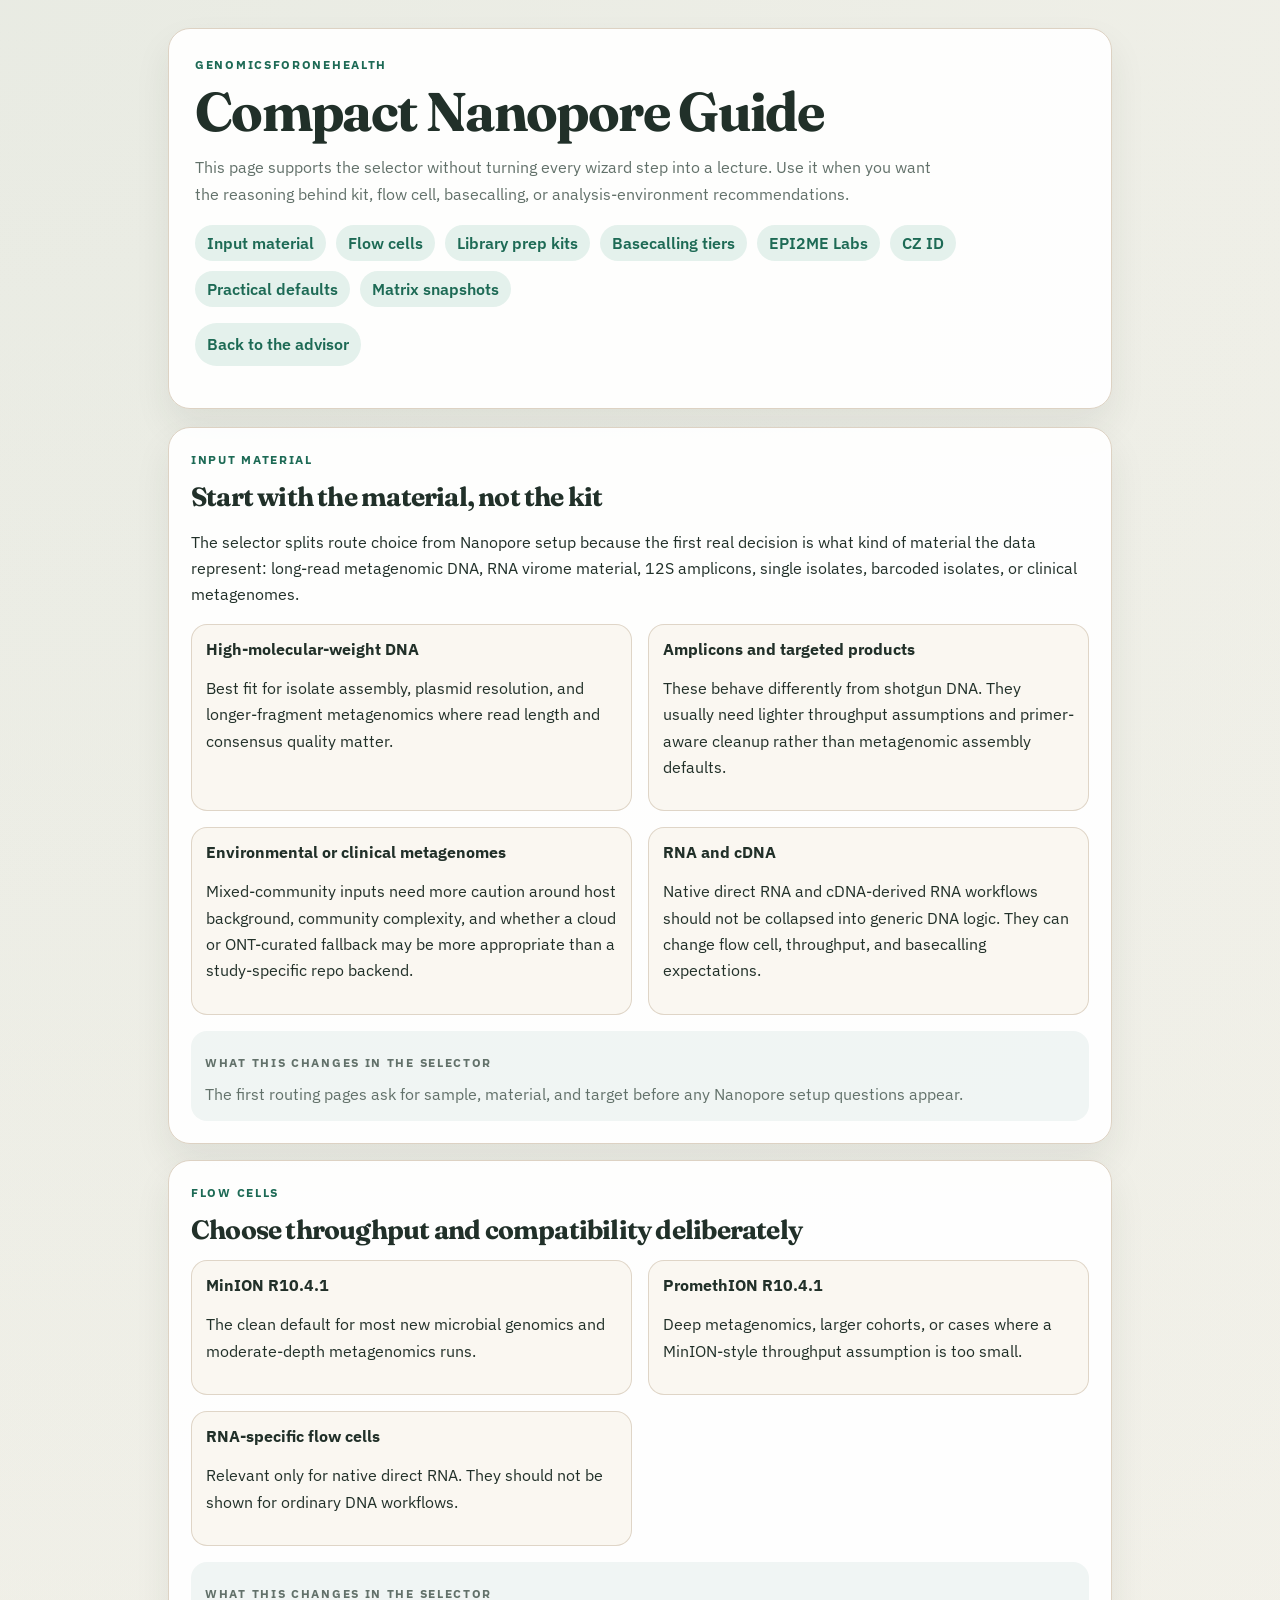
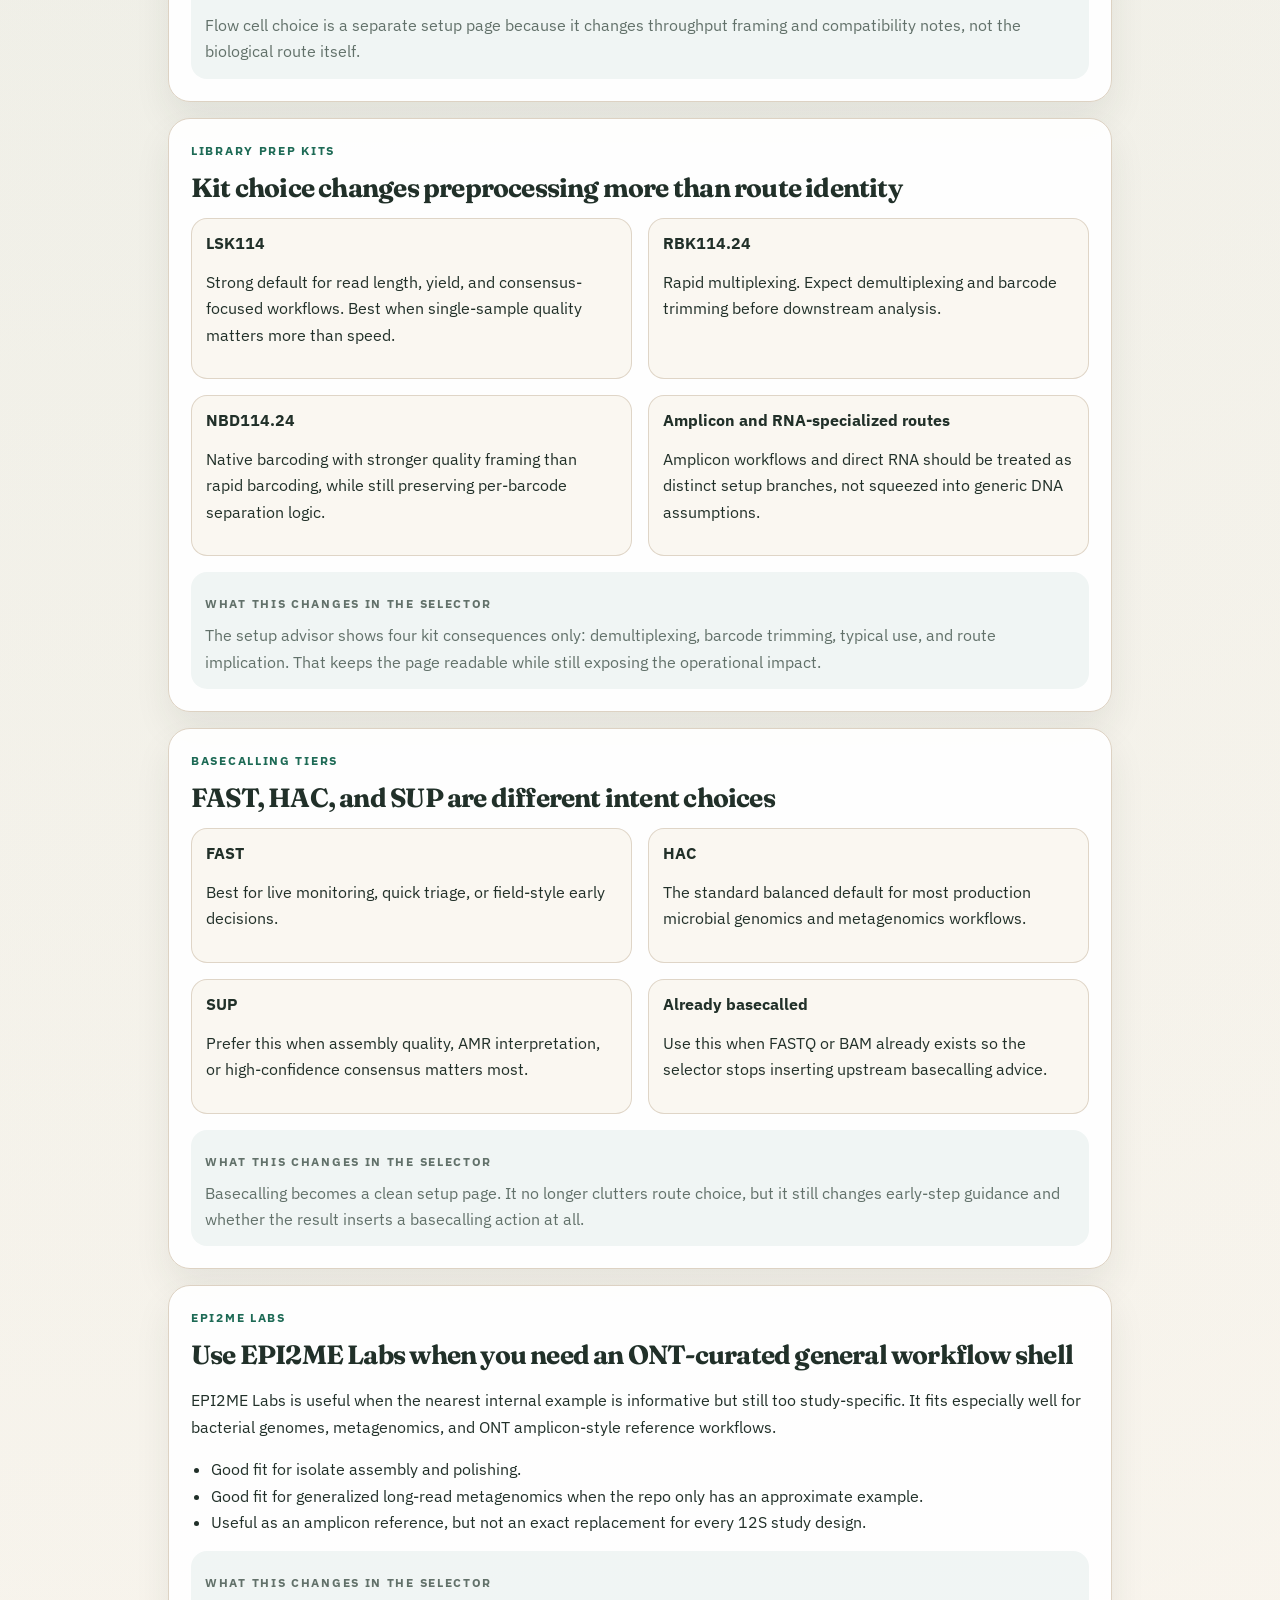
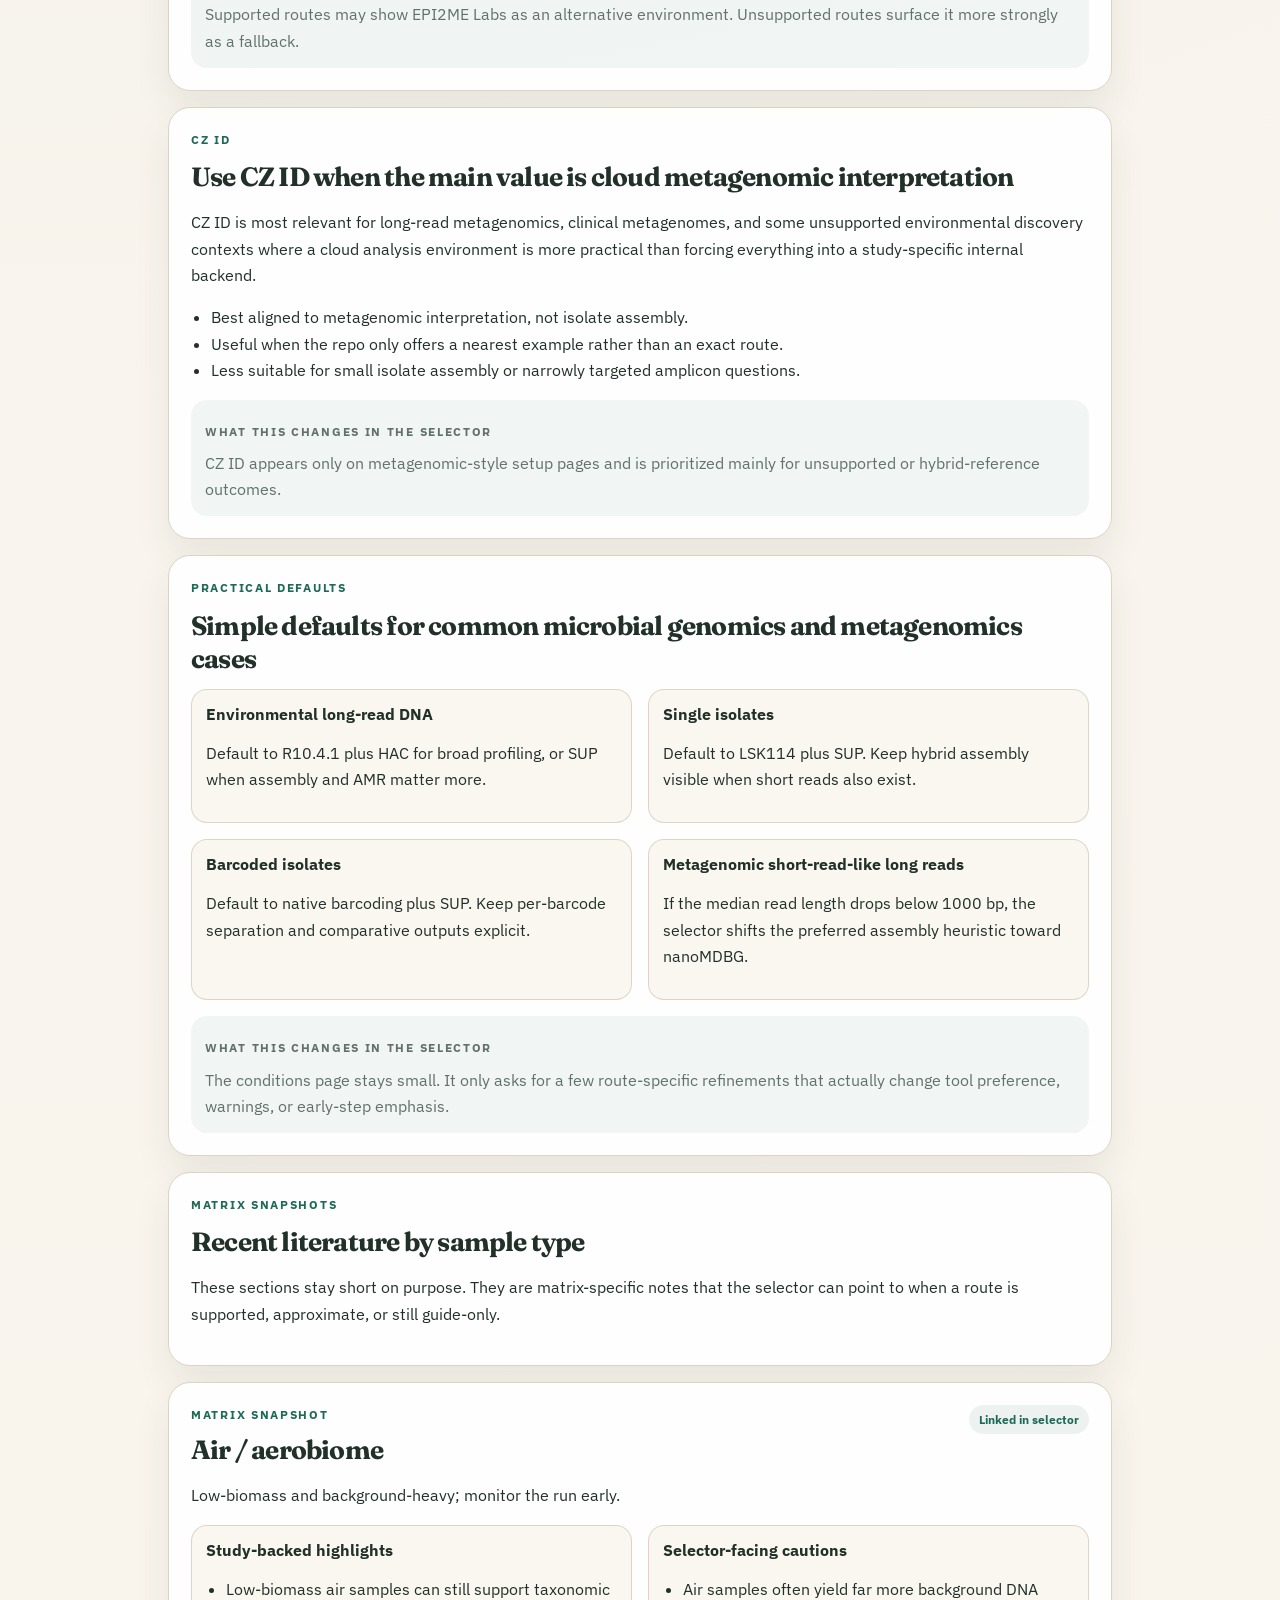
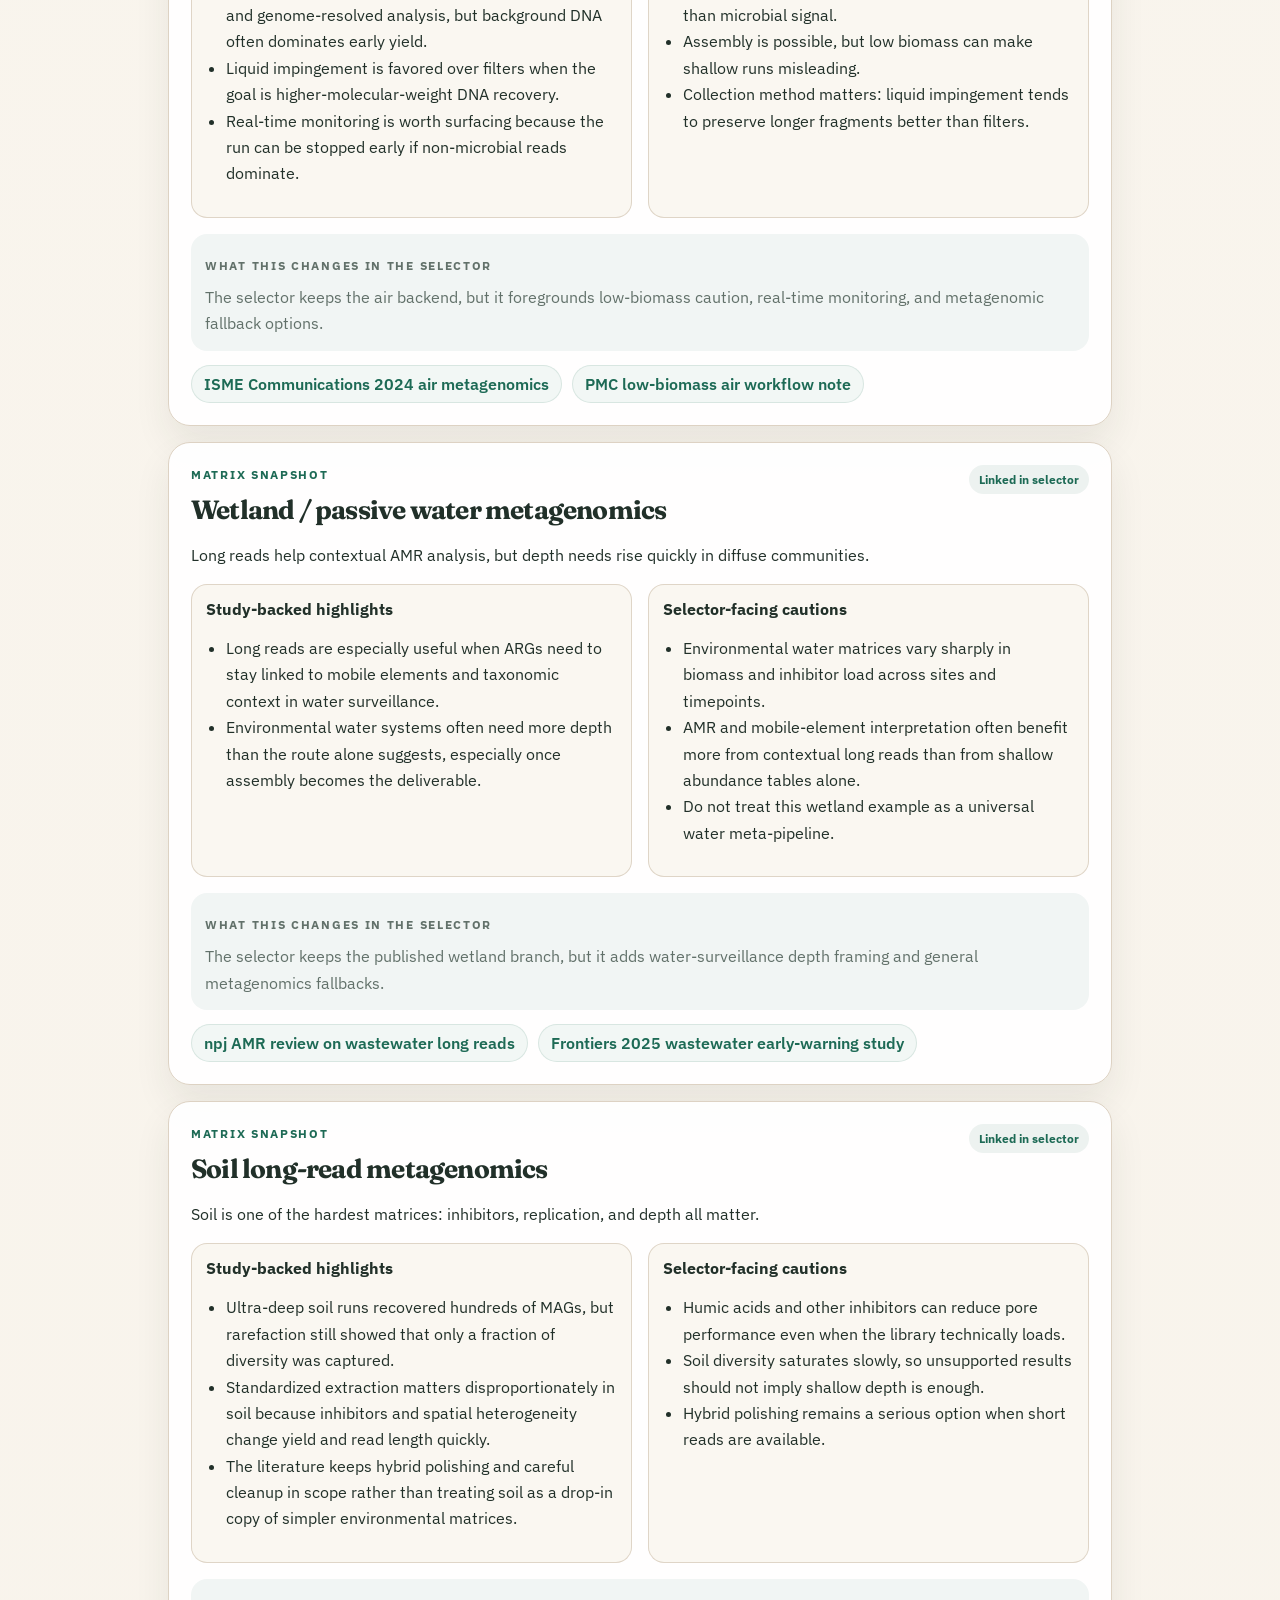
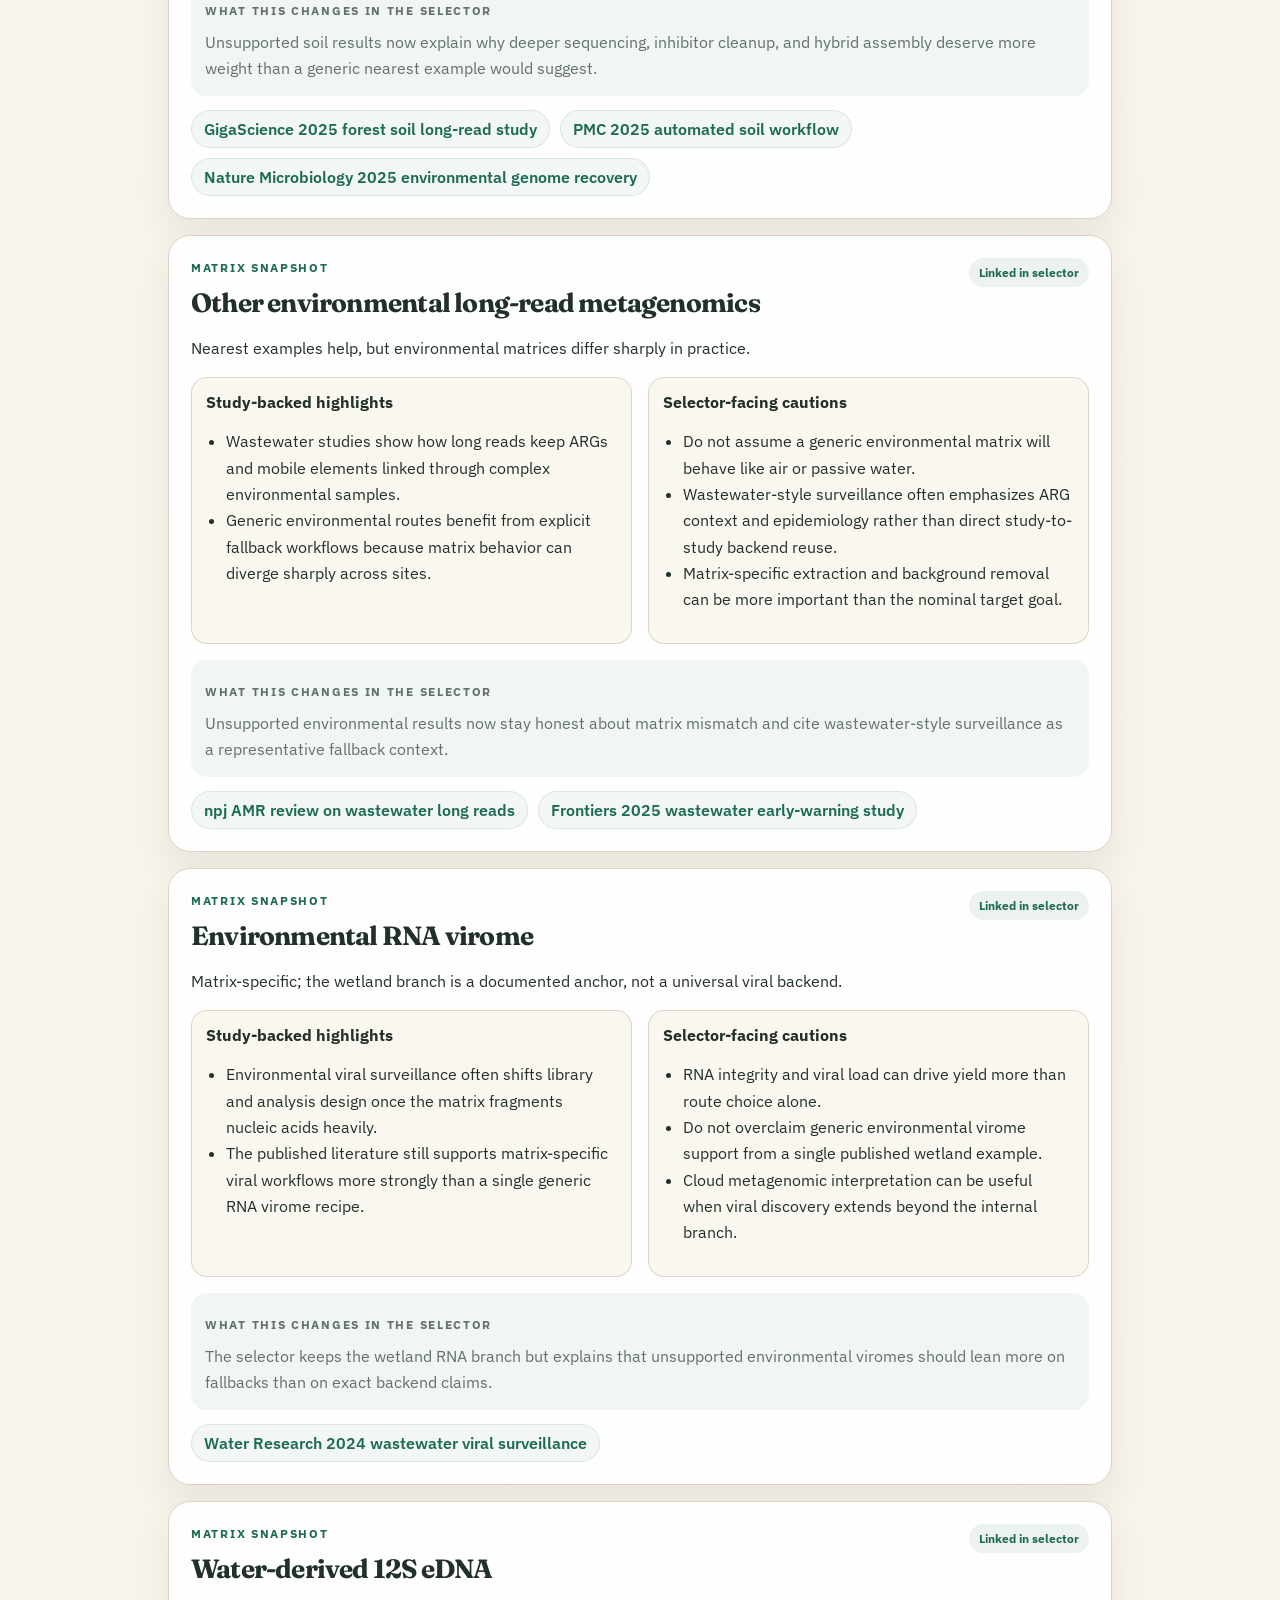
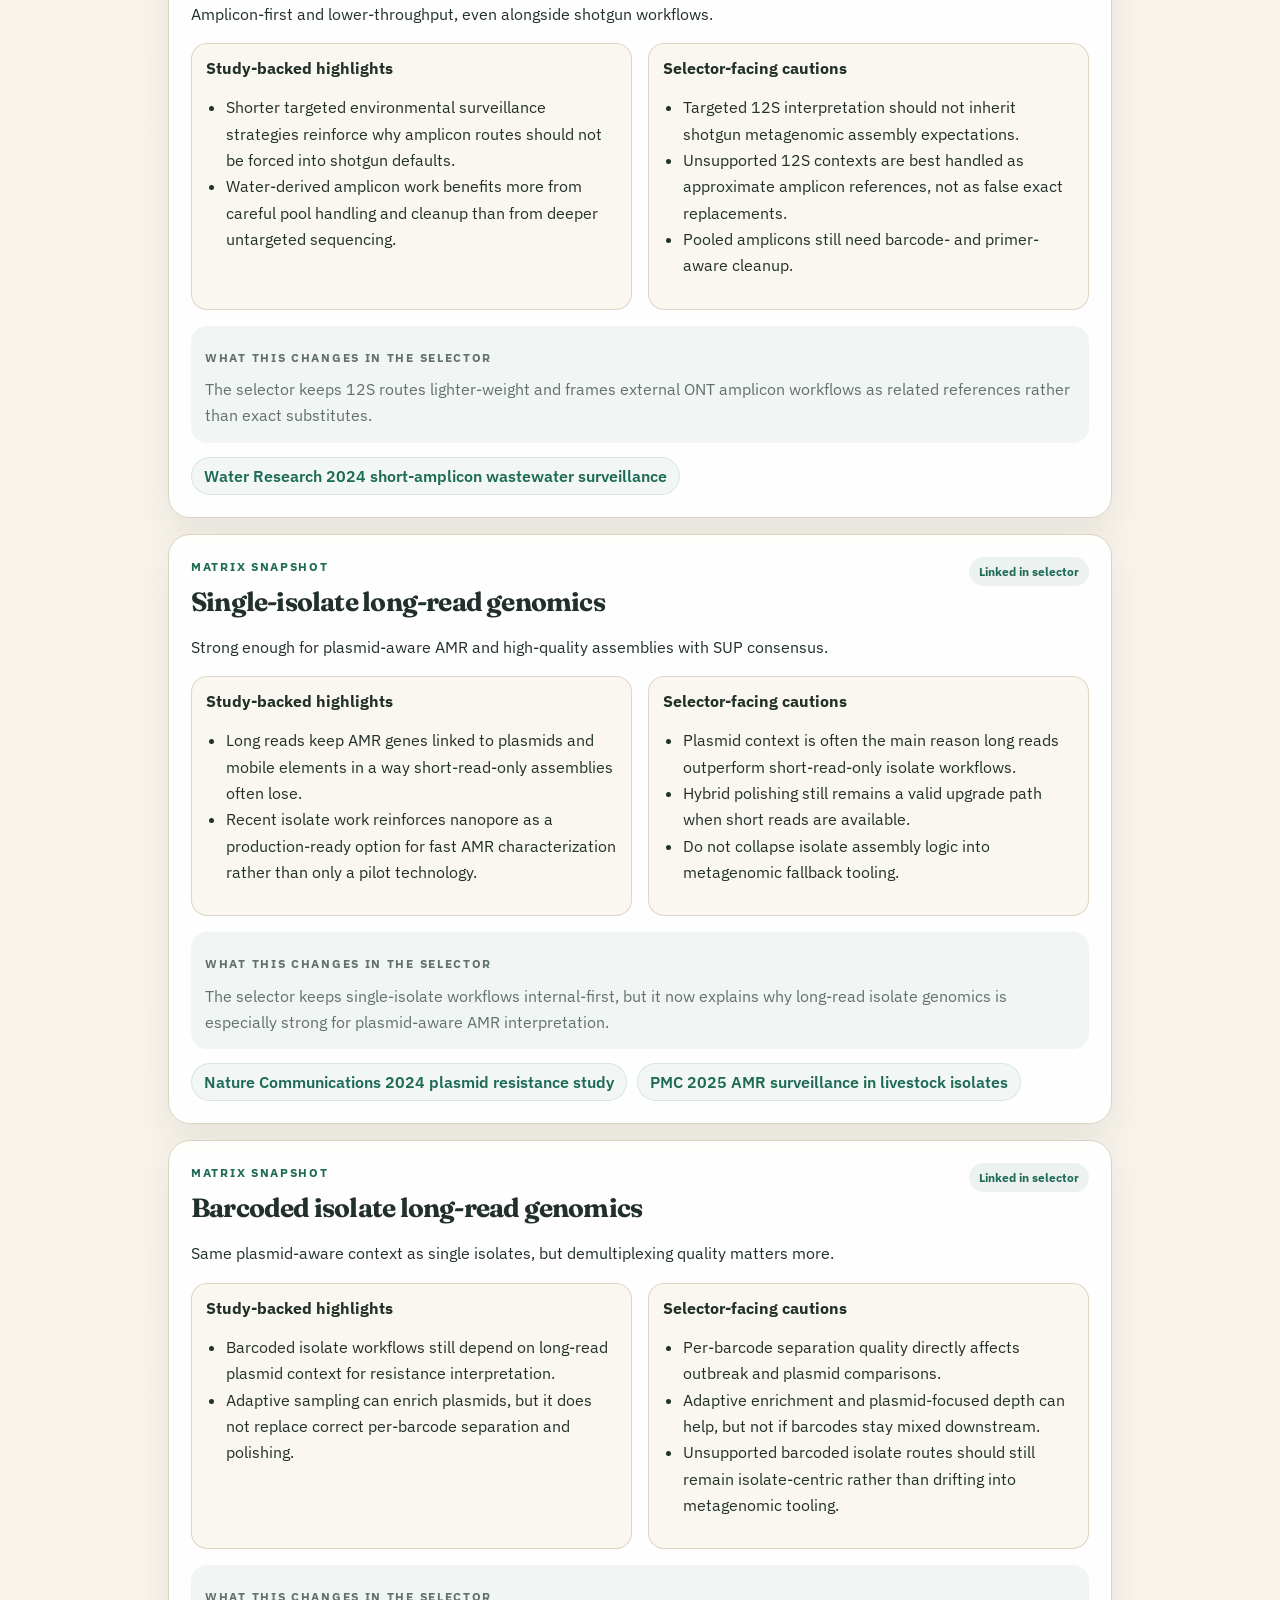
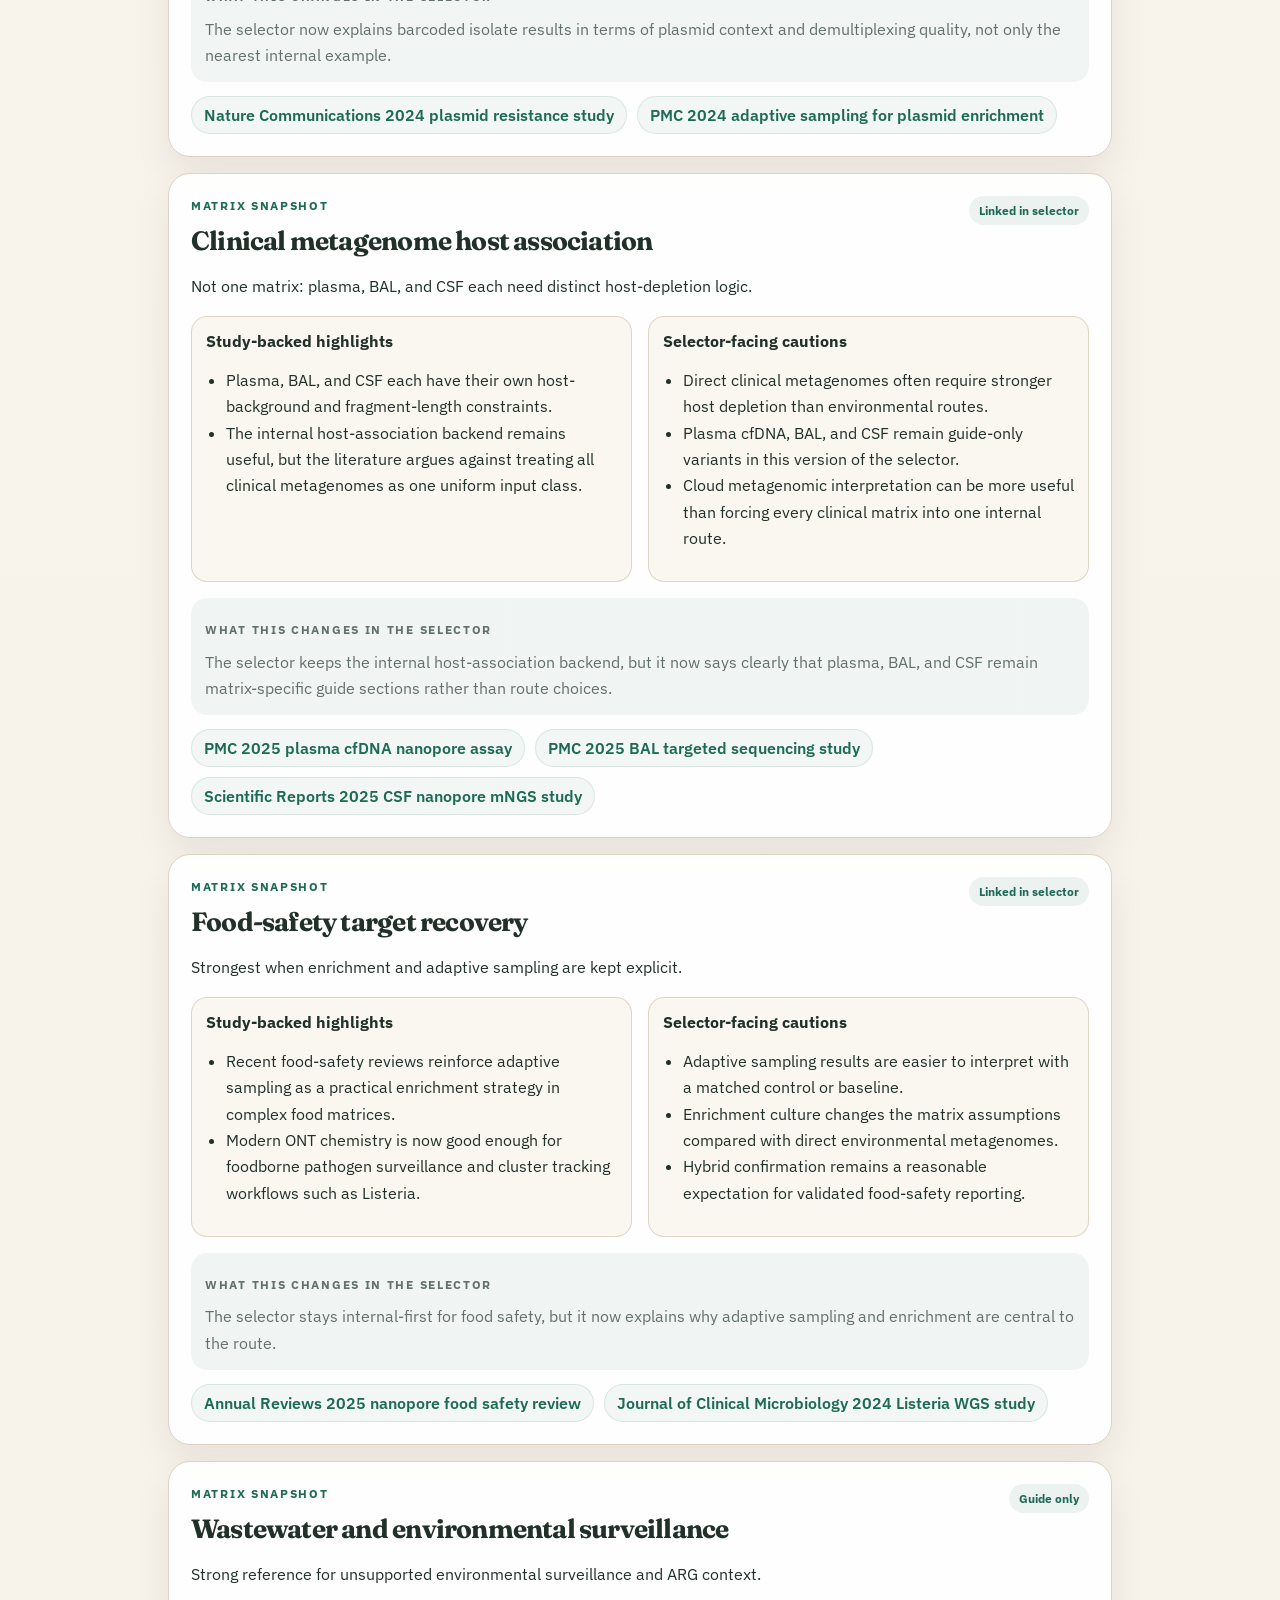
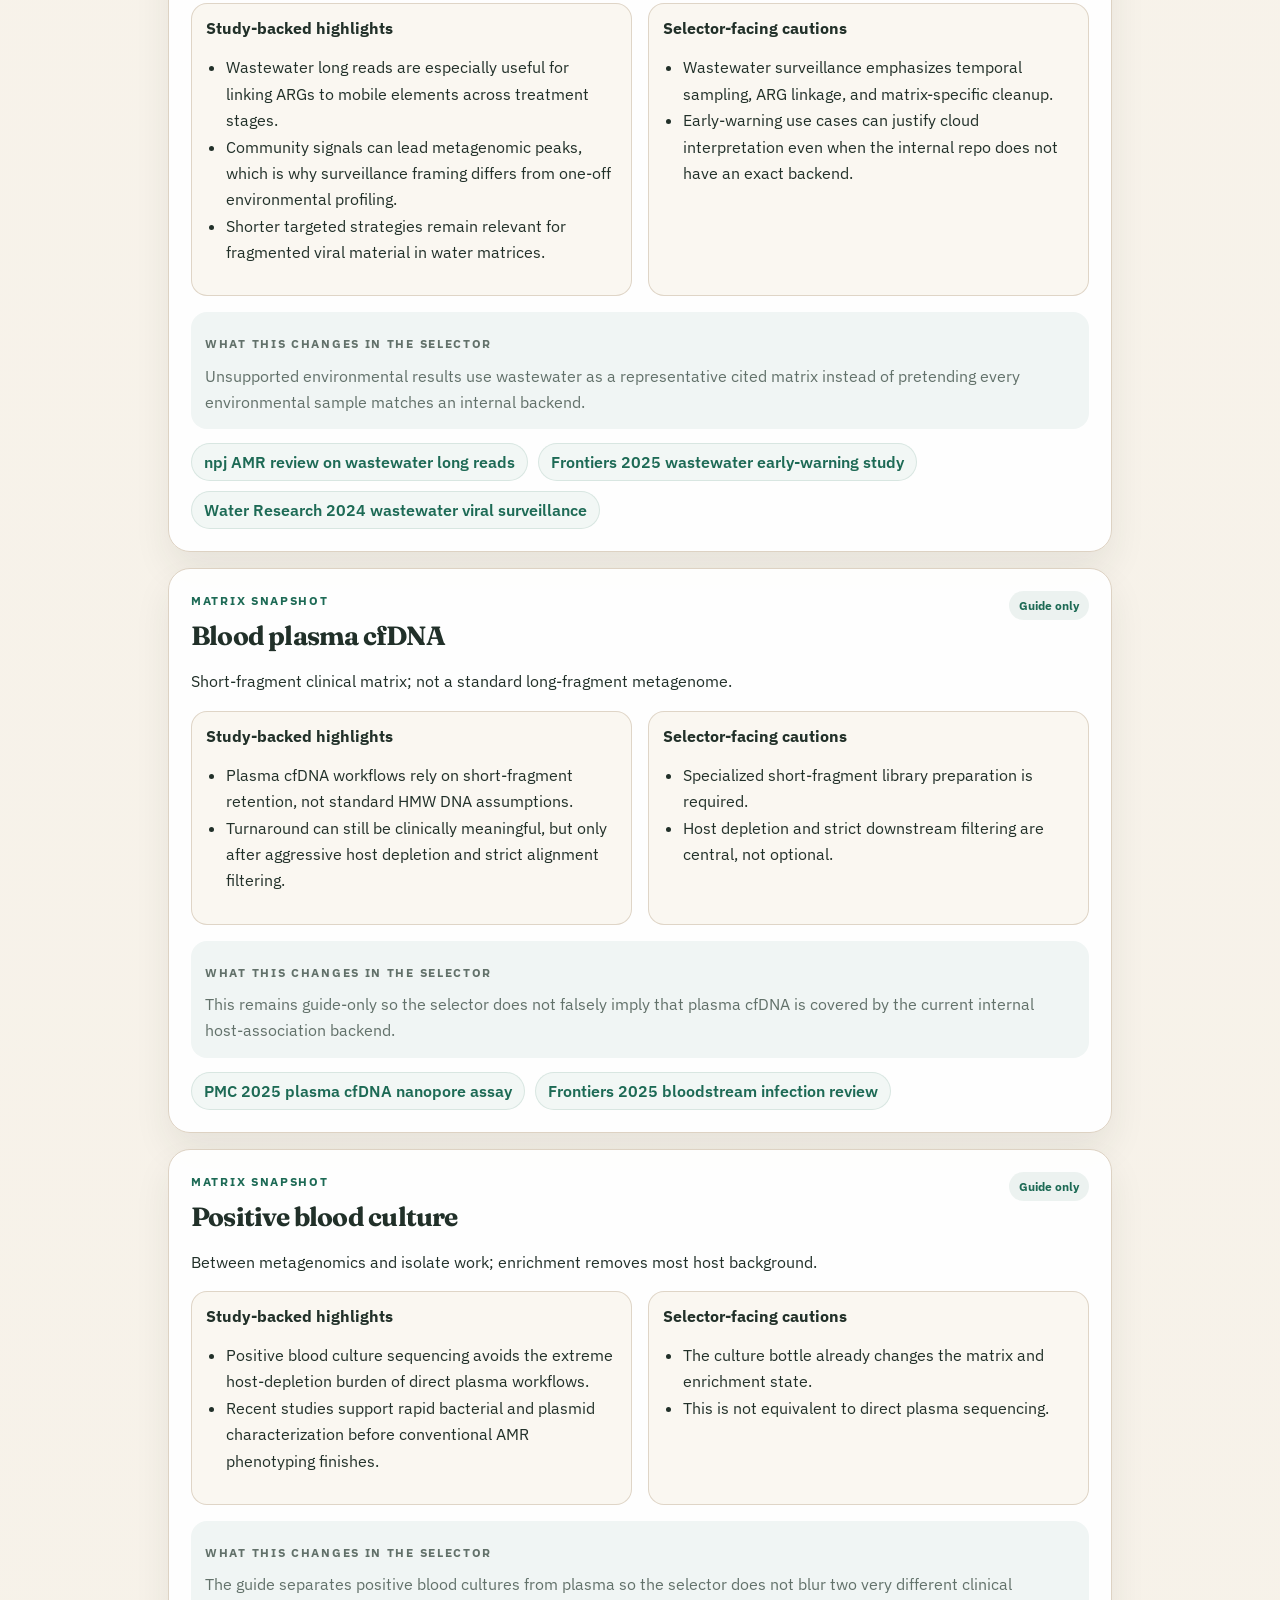
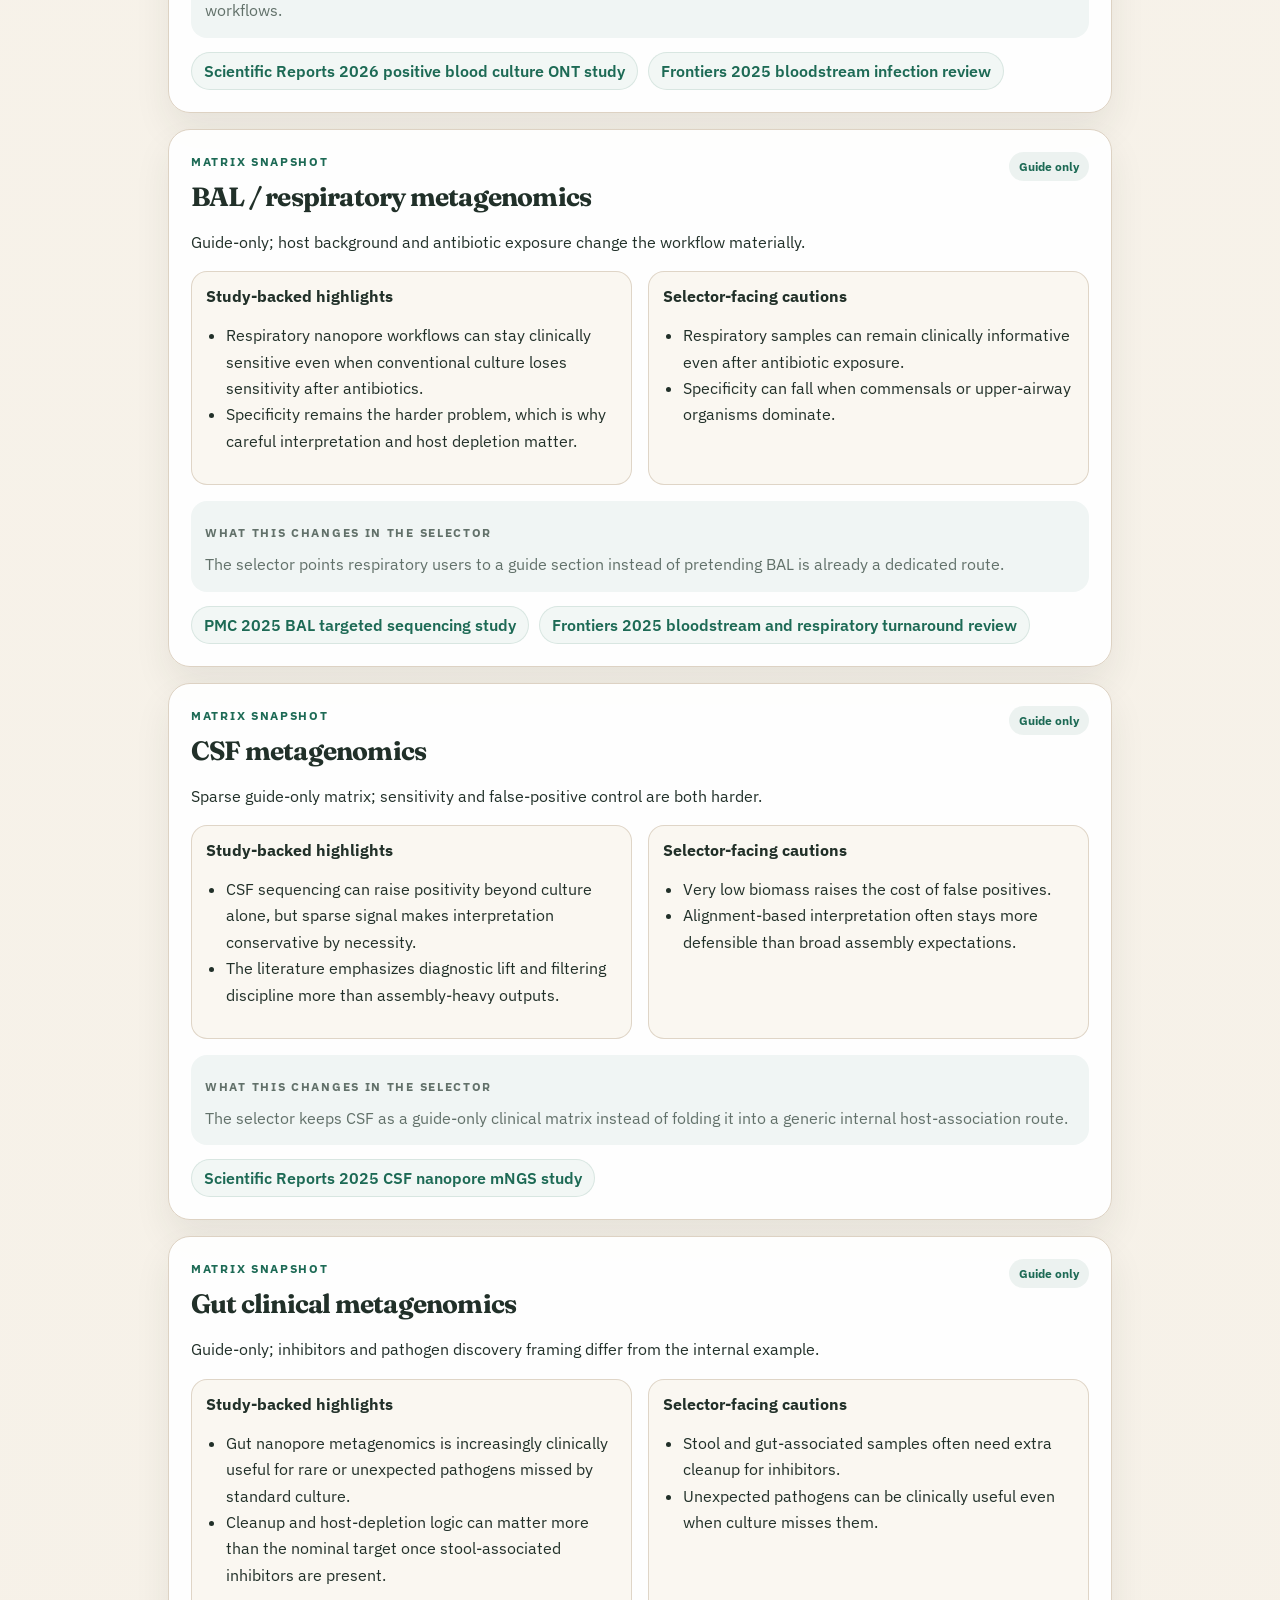
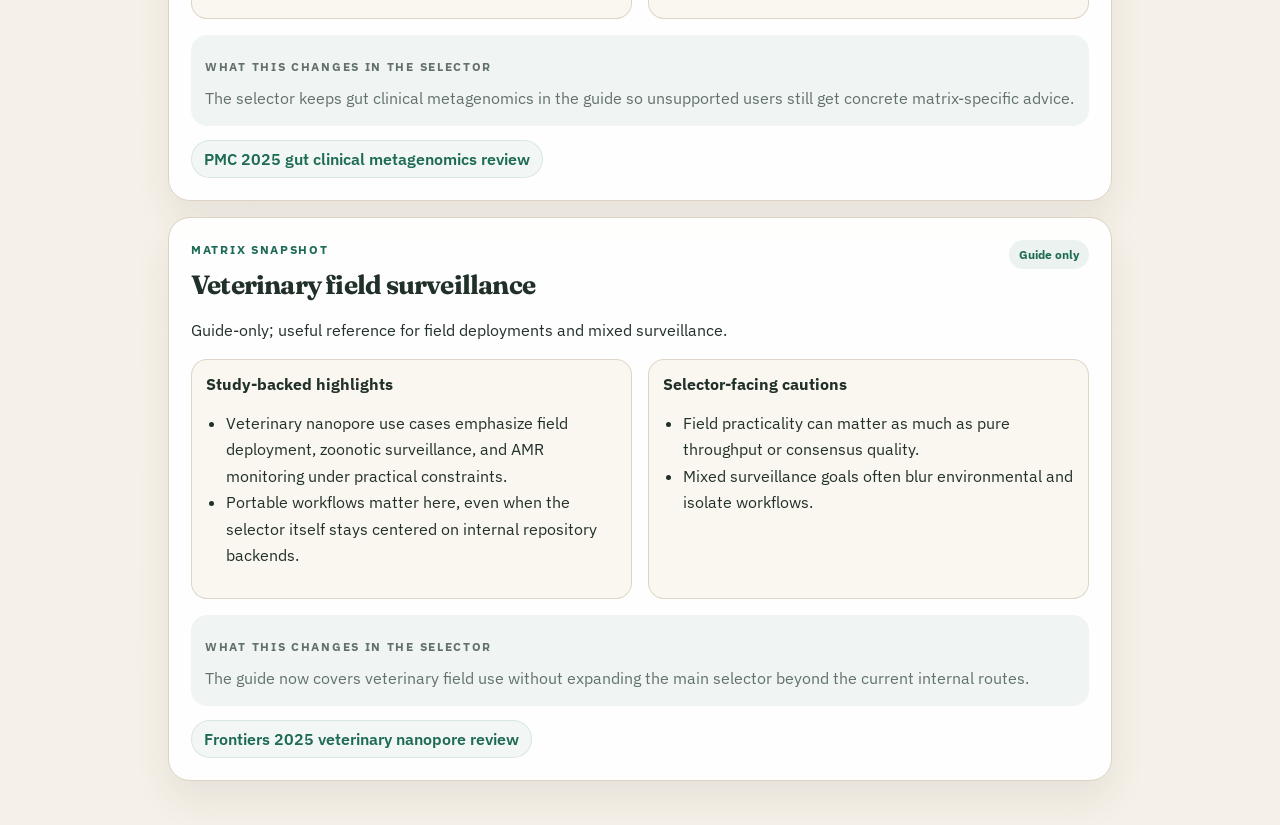
<file: docs/nanopore-guide.html>
<!DOCTYPE html>
<html lang="en">

<head>
  <meta charset="UTF-8">
  <meta name="viewport" content="width=device-width, initial-scale=1.0">
  <title>Nanopore Guide</title>
  <meta name="description"
    content="Compact Nanopore guide for the GenomicsForOneHealth selector: setup defaults, matrix-specific notes, and linked 2024-2026 literature snapshots.">
  <link rel="preconnect" href="https://fonts.googleapis.com">
  <link rel="preconnect" href="https://fonts.gstatic.com" crossorigin>
  <link
    href="https://fonts.googleapis.com/css2?family=Fraunces:opsz,wght@9..144,600;9..144,700&family=IBM+Plex+Sans:wght@400;500;600;700&display=swap"
    rel="stylesheet">
  <style>
    :root {
      --bg: #f6f1e8;
      --panel: #ffffff;
      --line: #ddd2c3;
      --text: #213029;
      --muted: #62716a;
      --accent: #1d6a55;
      --accent-soft: #e4f1ec;
      --warn-bg: #fff1dd;
      --warn-text: #7b5008;
      --shadow: 0 18px 36px rgba(33, 48, 41, 0.08);
      --radius: 22px;
    }

    * {
      box-sizing: border-box;
    }

    body {
      margin: 0;
      font-family: "IBM Plex Sans", system-ui, sans-serif;
      color: var(--text);
      background:
        radial-gradient(circle at top left, rgba(29, 106, 85, 0.08), transparent 24%),
        linear-gradient(180deg, #faf6ef 0%, var(--bg) 100%);
    }

    main {
      max-width: 980px;
      margin: 0 auto;
      padding: 28px 18px 44px;
    }

    header,
    section {
      background: rgba(255, 255, 255, 0.94);
      border: 1px solid var(--line);
      border-radius: var(--radius);
      box-shadow: var(--shadow);
    }

    header {
      padding: 26px;
    }

    .eyebrow,
    .section-label,
    .impact-label {
      margin: 0;
      font-size: 0.76rem;
      font-weight: 700;
      letter-spacing: 0.14em;
      text-transform: uppercase;
      color: var(--accent);
    }

    h1,
    h2 {
      margin: 10px 0 0;
      font-family: "Fraunces", Georgia, serif;
      letter-spacing: -0.03em;
    }

    h1 {
      font-size: clamp(2rem, 5vw, 3.4rem);
      line-height: 0.98;
    }

    h2 {
      font-size: 1.65rem;
    }

    p,
    li {
      line-height: 1.65;
    }

    .hero-text {
      max-width: 740px;
      color: var(--muted);
    }

    .guide-nav {
      margin-top: 18px;
      display: flex;
      flex-wrap: wrap;
      gap: 10px;
    }

    .guide-nav a,
    .back-link {
      display: inline-flex;
      align-items: center;
      padding: 8px 12px;
      border-radius: 999px;
      text-decoration: none;
      font-weight: 600;
      background: var(--accent-soft);
      color: var(--accent);
    }

    .stack {
      display: grid;
      gap: 16px;
      margin-top: 18px;
    }

    section {
      padding: 22px;
    }

    .two-col {
      display: grid;
      grid-template-columns: repeat(2, minmax(0, 1fr));
      gap: 16px;
      margin-top: 14px;
    }

    .subcard {
      padding: 14px;
      border-radius: 16px;
      background: #faf7f1;
      border: 1px solid rgba(221, 210, 195, 0.9);
    }

    .subcard h3 {
      margin: 0 0 8px;
      font-size: 1rem;
    }

    .impact {
      margin-top: 16px;
      padding: 14px;
      border-radius: 16px;
      background: rgba(29, 106, 85, 0.06);
    }

    .impact p {
      margin: 8px 0 0;
      color: var(--muted);
    }

    .warning {
      margin-top: 14px;
      padding: 12px 14px;
      border-radius: 14px;
      background: var(--warn-bg);
      color: var(--warn-text);
    }

    .matrix-stack {
      display: grid;
      gap: 16px;
    }

    .matrix-head {
      display: flex;
      justify-content: space-between;
      gap: 12px;
      align-items: flex-start;
    }

    .matrix-head h2 {
      margin-top: 8px;
    }

    .scope-badge {
      display: inline-flex;
      align-items: center;
      justify-content: center;
      padding: 7px 10px;
      border-radius: 999px;
      font-size: 0.74rem;
      font-weight: 700;
      background: rgba(29, 106, 85, 0.08);
      color: var(--accent);
      white-space: nowrap;
    }

    .citation-row {
      display: flex;
      flex-wrap: wrap;
      gap: 10px;
      margin-top: 14px;
    }

    .citation-row a {
      display: inline-flex;
      align-items: center;
      padding: 8px 12px;
      border-radius: 999px;
      text-decoration: none;
      font-weight: 600;
      background: #f2f7f5;
      color: var(--accent);
      border: 1px solid rgba(29, 106, 85, 0.12);
    }

    .loading-note {
      color: var(--muted);
    }

    ul {
      padding-left: 20px;
    }

    @media (max-width: 720px) {
      .two-col {
        grid-template-columns: 1fr;
      }
    }
  </style>
</head>

<body>
  <main>
    <header>
      <p class="eyebrow">GenomicsForOneHealth</p>
      <h1>Compact Nanopore Guide</h1>
      <p class="hero-text">
        This page supports the selector without turning every wizard step into a lecture. Use it when you want the
        reasoning behind kit, flow cell, basecalling, or analysis-environment recommendations.
      </p>
      <nav class="guide-nav">
        <a href="#input-material">Input material</a>
        <a href="#flow-cells">Flow cells</a>
        <a href="#library-prep-kits">Library prep kits</a>
        <a href="#basecalling-tiers">Basecalling tiers</a>
        <a href="#epi2me">EPI2ME Labs</a>
        <a href="#czid">CZ ID</a>
        <a href="#defaults">Practical defaults</a>
        <a href="#matrix-snapshots">Matrix snapshots</a>
      </nav>
      <p><a class="back-link" href="index.html">Back to the advisor</a></p>
    </header>

    <div class="stack">
      <section id="input-material">
        <p class="section-label">Input material</p>
        <h2>Start with the material, not the kit</h2>
        <p>
          The selector splits route choice from Nanopore setup because the first real decision is what kind of material
          the data represent: long-read metagenomic DNA, RNA virome material, 12S amplicons, single isolates,
          barcoded isolates, or clinical metagenomes.
        </p>
        <div class="two-col">
          <div class="subcard">
            <h3>High-molecular-weight DNA</h3>
            <p>
              Best fit for isolate assembly, plasmid resolution, and longer-fragment metagenomics where read length and
              consensus quality matter.
            </p>
          </div>
          <div class="subcard">
            <h3>Amplicons and targeted products</h3>
            <p>
              These behave differently from shotgun DNA. They usually need lighter throughput assumptions and
              primer-aware cleanup rather than metagenomic assembly defaults.
            </p>
          </div>
          <div class="subcard">
            <h3>Environmental or clinical metagenomes</h3>
            <p>
              Mixed-community inputs need more caution around host background, community complexity, and whether a
              cloud or ONT-curated fallback may be more appropriate than a study-specific repo backend.
            </p>
          </div>
          <div class="subcard">
            <h3>RNA and cDNA</h3>
            <p>
              Native direct RNA and cDNA-derived RNA workflows should not be collapsed into generic DNA logic. They can
              change flow cell, throughput, and basecalling expectations.
            </p>
          </div>
        </div>
        <div class="impact">
          <p class="impact-label">What this changes in the selector</p>
          <p>
            The first routing pages ask for sample, material, and target before any Nanopore setup questions appear.
          </p>
        </div>
      </section>

      <section id="flow-cells">
        <p class="section-label">Flow cells</p>
        <h2>Choose throughput and compatibility deliberately</h2>
        <div class="two-col">
          <div class="subcard">
            <h3>MinION R10.4.1</h3>
            <p>The clean default for most new microbial genomics and moderate-depth metagenomics runs.</p>
          </div>
          <div class="subcard">
            <h3>PromethION R10.4.1</h3>
            <p>Deep metagenomics, larger cohorts, or cases where a MinION-style throughput assumption is too small.</p>
          </div>
          <div class="subcard">
            <h3>RNA-specific flow cells</h3>
            <p>Relevant only for native direct RNA. They should not be shown for ordinary DNA workflows.</p>
          </div>
        </div>
        <div class="impact">
          <p class="impact-label">What this changes in the selector</p>
          <p>
            Flow cell choice is a separate setup page because it changes throughput framing and compatibility notes,
            not the biological route itself.
          </p>
        </div>
      </section>

      <section id="library-prep-kits">
        <p class="section-label">Library prep kits</p>
        <h2>Kit choice changes preprocessing more than route identity</h2>
        <div class="two-col">
          <div class="subcard">
            <h3>LSK114</h3>
            <p>
              Strong default for read length, yield, and consensus-focused workflows. Best when single-sample quality
              matters more than speed.
            </p>
          </div>
          <div class="subcard">
            <h3>RBK114.24</h3>
            <p>
              Rapid multiplexing. Expect demultiplexing and barcode trimming before downstream analysis.
            </p>
          </div>
          <div class="subcard">
            <h3>NBD114.24</h3>
            <p>
              Native barcoding with stronger quality framing than rapid barcoding, while still preserving per-barcode
              separation logic.
            </p>
          </div>
          <div class="subcard">
            <h3>Amplicon and RNA-specialized routes</h3>
            <p>
              Amplicon workflows and direct RNA should be treated as distinct setup branches, not squeezed into generic
              DNA assumptions.
            </p>
          </div>
        </div>
        <div class="impact">
          <p class="impact-label">What this changes in the selector</p>
          <p>
            The setup advisor shows four kit consequences only: demultiplexing, barcode trimming, typical use, and
            route implication. That keeps the page readable while still exposing the operational impact.
          </p>
        </div>
      </section>

      <section id="basecalling-tiers">
        <p class="section-label">Basecalling tiers</p>
        <h2>FAST, HAC, and SUP are different intent choices</h2>
        <div class="two-col">
          <div class="subcard">
            <h3>FAST</h3>
            <p>Best for live monitoring, quick triage, or field-style early decisions.</p>
          </div>
          <div class="subcard">
            <h3>HAC</h3>
            <p>The standard balanced default for most production microbial genomics and metagenomics workflows.</p>
          </div>
          <div class="subcard">
            <h3>SUP</h3>
            <p>Prefer this when assembly quality, AMR interpretation, or high-confidence consensus matters most.</p>
          </div>
          <div class="subcard">
            <h3>Already basecalled</h3>
            <p>Use this when FASTQ or BAM already exists so the selector stops inserting upstream basecalling advice.</p>
          </div>
        </div>
        <div class="impact">
          <p class="impact-label">What this changes in the selector</p>
          <p>
            Basecalling becomes a clean setup page. It no longer clutters route choice, but it still changes early-step
            guidance and whether the result inserts a basecalling action at all.
          </p>
        </div>
      </section>

      <section id="epi2me">
        <p class="section-label">EPI2ME Labs</p>
        <h2>Use EPI2ME Labs when you need an ONT-curated general workflow shell</h2>
        <p>
          EPI2ME Labs is useful when the nearest internal example is informative but still too study-specific. It fits
          especially well for bacterial genomes, metagenomics, and ONT amplicon-style reference workflows.
        </p>
        <ul>
          <li>Good fit for isolate assembly and polishing.</li>
          <li>Good fit for generalized long-read metagenomics when the repo only has an approximate example.</li>
          <li>Useful as an amplicon reference, but not an exact replacement for every 12S study design.</li>
        </ul>
        <div class="impact">
          <p class="impact-label">What this changes in the selector</p>
          <p>
            Supported routes may show EPI2ME Labs as an alternative environment. Unsupported routes surface it more
            strongly as a fallback.
          </p>
        </div>
      </section>

      <section id="czid">
        <p class="section-label">CZ ID</p>
        <h2>Use CZ ID when the main value is cloud metagenomic interpretation</h2>
        <p>
          CZ ID is most relevant for long-read metagenomics, clinical metagenomes, and some unsupported environmental
          discovery contexts where a cloud analysis environment is more practical than forcing everything into a
          study-specific internal backend.
        </p>
        <ul>
          <li>Best aligned to metagenomic interpretation, not isolate assembly.</li>
          <li>Useful when the repo only offers a nearest example rather than an exact route.</li>
          <li>Less suitable for small isolate assembly or narrowly targeted amplicon questions.</li>
        </ul>
        <div class="impact">
          <p class="impact-label">What this changes in the selector</p>
          <p>
            CZ ID appears only on metagenomic-style setup pages and is prioritized mainly for unsupported or
            hybrid-reference outcomes.
          </p>
        </div>
      </section>

      <section id="defaults">
        <p class="section-label">Practical defaults</p>
        <h2>Simple defaults for common microbial genomics and metagenomics cases</h2>
        <div class="two-col">
          <div class="subcard">
            <h3>Environmental long-read DNA</h3>
            <p>Default to R10.4.1 plus HAC for broad profiling, or SUP when assembly and AMR matter more.</p>
          </div>
          <div class="subcard">
            <h3>Single isolates</h3>
            <p>Default to LSK114 plus SUP. Keep hybrid assembly visible when short reads also exist.</p>
          </div>
          <div class="subcard">
            <h3>Barcoded isolates</h3>
            <p>Default to native barcoding plus SUP. Keep per-barcode separation and comparative outputs explicit.</p>
          </div>
          <div class="subcard">
            <h3>Metagenomic short-read-like long reads</h3>
            <p>If the median read length drops below 1000 bp, the selector shifts the preferred assembly heuristic toward nanoMDBG.</p>
          </div>
        </div>
        <div class="impact">
          <p class="impact-label">What this changes in the selector</p>
          <p>
            The conditions page stays small. It only asks for a few route-specific refinements that actually change
            tool preference, warnings, or early-step emphasis.
          </p>
        </div>
      </section>

      <section id="matrix-snapshots">
        <p class="section-label">Matrix snapshots</p>
        <h2>Recent literature by sample type</h2>
        <p>
          These sections stay short on purpose. They are matrix-specific notes that the selector can point to when a
          route is supported, approximate, or still guide-only.
        </p>
      </section>

      <div id="matrix-sections" class="matrix-stack">
        <section>
          <p class="loading-note">Loading matrix-specific guide sections...</p>
        </section>
      </div>
    </div>
  </main>
  <script>
    function escapeHtml(value) {
      return String(value)
        .replaceAll("&", "&amp;")
        .replaceAll("<", "&lt;")
        .replaceAll(">", "&gt;")
        .replaceAll('"', "&quot;");
    }

    function renderMatrixProfile(profile) {
      const scopeLabel = profile.scope === "route_attached" ? "Linked in selector" : "Guide only";
      const highlights = (profile.guide_highlights || [])
        .map((item) => `<li>${escapeHtml(item)}</li>`)
        .join("");
      const warnings = (profile.selector_warnings || [])
        .map((item) => `<li>${escapeHtml(item)}</li>`)
        .join("");
      const citations = (profile.citations || [])
        .map((citation) => `<a href="${escapeHtml(citation.url)}" target="_blank" rel="noreferrer">${escapeHtml(citation.label)}</a>`)
        .join("");

      return `
        <section id="${escapeHtml(profile.guide_section_id)}">
          <div class="matrix-head">
            <div>
              <p class="section-label">Matrix snapshot</p>
              <h2>${escapeHtml(profile.label)}</h2>
            </div>
            <span class="scope-badge">${escapeHtml(scopeLabel)}</span>
          </div>
          <p>${escapeHtml(profile.selector_summary)}</p>
          <div class="two-col">
            <div class="subcard">
              <h3>Study-backed highlights</h3>
              <ul>${highlights}</ul>
            </div>
            <div class="subcard">
              <h3>Selector-facing cautions</h3>
              <ul>${warnings}</ul>
            </div>
          </div>
          <div class="impact">
            <p class="impact-label">What this changes in the selector</p>
            <p>${escapeHtml(profile.what_this_changes)}</p>
          </div>
          <div class="citation-row">${citations}</div>
        </section>
      `;
    }

    fetch("data/matrix_profiles.json")
      .then((response) => {
        if (!response.ok) {
          throw new Error("Failed to load matrix profiles");
        }
        return response.json();
      })
      .then((profiles) => {
        const matrixRoot = document.getElementById("matrix-sections");
        matrixRoot.innerHTML = profiles.map(renderMatrixProfile).join("");
      })
      .catch((error) => {
        const matrixRoot = document.getElementById("matrix-sections");
        matrixRoot.innerHTML = `
          <section>
            <p class="warning">${escapeHtml(error.message)}</p>
          </section>
        `;
      });
  </script>
</body>

</html>
</file>
<file: docs/styles.css>
:root {
  --bg: #f6f8f5;
  --panel: rgba(255, 255, 255, 0.94);
  --panel-strong: #ffffff;
  --line: #d9e2d8;
  --line-strong: #b9cabc;
  --text: #1f2d28;
  --muted: #5f6f68;
  --accent: #1f6a55;
  --accent-strong: #114b3a;
  --accent-soft: #e4f1ec;
  --sand: #eef4ee;
  --warn-bg: #fff1dd;
  --warn-line: #efc77f;
  --warn-text: #7b5008;
  --shadow: 0 18px 36px rgba(31, 45, 40, 0.07);
  --radius-lg: 22px;
  --radius-md: 14px;
  --radius-sm: 10px;
  --radius-xs: 8px;

  /* Interaction + a11y */
  --focus-ring: 0 0 0 3px rgba(31, 106, 85, 0.32);
  --focus-ring-offset: 2px;

  /* Popovers */
  --popover-bg: #ffffff;
  --popover-border: rgba(17, 75, 58, 0.18);
  --popover-shadow: 0 18px 38px rgba(31, 45, 40, 0.14);

  /* Comparison view */
  --compare-header-bg: rgba(228, 241, 236, 0.55);
  --compare-winner-bg: linear-gradient(145deg, rgba(228, 241, 236, 0.95), #ffffff);
  --compare-winner-border: rgba(17, 75, 58, 0.45);
  --compare-row-line: rgba(17, 75, 58, 0.08);

  /* Chips + conflict surface */
  --chip-bg: rgba(17, 75, 58, 0.06);
  --chip-border: rgba(17, 75, 58, 0.18);
  --conflict-bg: #fef3f0;
  --conflict-border: #e8b4a4;
  --conflict-text: #8a3d27;
}

* {
  box-sizing: border-box;
}

:focus-visible {
  outline: 2px solid var(--accent);
  outline-offset: var(--focus-ring-offset);
}

button:focus-visible,
a:focus-visible,
input:focus-visible,
[tabindex]:focus-visible {
  outline: 2px solid var(--accent);
  outline-offset: var(--focus-ring-offset);
  box-shadow: var(--focus-ring);
}

.visually-hidden {
  position: absolute !important;
  width: 1px;
  height: 1px;
  padding: 0;
  margin: -1px;
  overflow: hidden;
  clip: rect(0, 0, 0, 0);
  white-space: nowrap;
  border: 0;
}

html {
  scroll-behavior: smooth;
}

body {
  margin: 0;
  min-height: 100vh;
  font-family: "IBM Plex Sans", system-ui, sans-serif;
  color: var(--text);
  background: linear-gradient(180deg, #fbfcf9 0%, var(--bg) 56%, #eef4ef 100%);
}

a {
  color: var(--accent-strong);
}

.page-shell {
  max-width: 1320px;
  margin: 0 auto;
  padding: 28px 18px 44px;
}

/* ── Hero ─────────────────────────────────────────────── */

.hero {
  display: grid;
  grid-template-columns: minmax(0, 1fr) 320px;
  gap: 18px;
  padding: 26px;
  border: 1px solid rgba(17, 75, 58, 0.12);
  border-radius: 24px;
  background: rgba(255, 255, 255, 0.96);
  box-shadow: var(--shadow);
}

.eyebrow,
.panel-kicker,
.page-kicker,
.result-label,
.meta-label {
  margin: 0;
  font-size: 0.75rem;
  font-weight: 700;
  letter-spacing: 0.14em;
  text-transform: uppercase;
  color: var(--accent);
}

.hero h1,
.panel-head h2,
.wizard-page h2,
.result-rec-card h3 {
  margin: 8px 0 0;
  font-family: "Fraunces", Georgia, serif;
  font-weight: 700;
  letter-spacing: -0.03em;
}

.hero h1 {
  font-size: clamp(2rem, 5vw, 3.5rem);
  line-height: 0.98;
}

.hero-text {
  max-width: 670px;
  margin: 16px 0 0;
  line-height: 1.65;
  color: var(--muted);
}

.hero-link-row {
  margin: 16px 0 0;
}

.hero-link-row a {
  font-weight: 600;
}

.hero-meta {
  display: grid;
  gap: 12px;
}

.meta-card {
  border: 1px solid var(--line);
  border-radius: var(--radius-md);
  background: var(--panel);
  box-shadow: 0 10px 26px rgba(31, 45, 40, 0.04);
  padding: 14px 16px;
}

.meta-value {
  margin: 6px 0 0;
  font-weight: 600;
  line-height: 1.45;
}

/* ── Three-pane advisor layout ───────────────────────── */

.advisor-shell {
  margin-top: 20px;
  display: grid;
  grid-template-columns: minmax(340px, 1fr) 320px 280px;
  gap: 18px;
  align-items: start;
}

.advisor-pane {
  border: 1px solid var(--line);
  border-radius: var(--radius-lg);
  background: var(--panel);
  box-shadow: 0 12px 28px rgba(31, 45, 40, 0.045);
  min-width: 0;
  overflow: hidden;
}

.pane-questions {
  padding: 22px;
}

.pane-recommendation {
  position: sticky;
  top: 20px;
  padding: 0;
  min-width: 0;
}

.pane-rationale {
  position: sticky;
  top: 20px;
  padding: 18px;
  display: grid;
  gap: 18px;
  min-width: 0;
}

/* ── Panel head ──────────────────────────────────────── */

.panel-head {
  display: flex;
  justify-content: space-between;
  gap: 16px;
  align-items: flex-start;
  min-width: 0;
}

.panel-head > * {
  min-width: 0;
}

.panel-head h2 {
  font-size: 1.6rem;
}

/* ── Buttons ─────────────────────────────────────────── */

.ghost-button,
.primary-button {
  appearance: none;
  border-radius: 999px;
  padding: 10px 16px;
  font: inherit;
  font-weight: 600;
  cursor: pointer;
  transition: transform 140ms ease, border-color 140ms ease, opacity 140ms ease, background 140ms ease;
}

.ghost-button {
  border: 1px solid rgba(17, 75, 58, 0.2);
  background: rgba(255, 255, 255, 0.85);
  color: var(--accent-strong);
}

.primary-button {
  border: 1px solid rgba(17, 75, 58, 0.08);
  background: linear-gradient(135deg, var(--accent), var(--accent-strong));
  color: #ffffff;
  box-shadow: 0 10px 20px rgba(17, 75, 58, 0.14);
}

.ghost-button:hover,
.primary-button:hover {
  transform: translateY(-1px);
}

.ghost-button:disabled,
.primary-button:disabled {
  opacity: 0.45;
  cursor: not-allowed;
  transform: none;
}

/* ── Progress steps (horizontal) ─────────────────────── */

.progress-root {
  margin-top: 18px;
}

.progress-steps {
  display: flex;
  align-items: center;
  gap: 4px 0;
  flex-wrap: wrap;
}

.progress-step {
  display: flex;
  align-items: center;
  gap: 8px;
  min-height: 44px;
  padding: 9px 13px;
  border: 1px solid var(--line);
  border-radius: var(--radius-md);
  background: #fbfcfa;
  cursor: pointer;
  font: inherit;
  font-size: 0.92rem;
  transition: background 200ms ease, border-color 200ms ease, box-shadow 200ms ease, transform 200ms ease;
}

.progress-step:disabled {
  opacity: 0.5;
  cursor: not-allowed;
}

.progress-step.is-current {
  border-color: var(--accent);
  background: linear-gradient(145deg, rgba(228, 241, 236, 0.98), #ffffff);
  box-shadow: 0 0 0 3px rgba(31, 106, 85, 0.12), 0 4px 12px rgba(31, 106, 85, 0.08);
}

.progress-step.is-complete {
  border-color: rgba(17, 75, 58, 0.28);
  background: rgba(228, 241, 236, 0.4);
}

.progress-step.is-complete .progress-index {
  background: var(--accent);
  color: #fff;
}

.progress-step.is-complete .progress-index svg {
  width: 14px;
  height: 14px;
}

.progress-step.is-results-step:not(.is-current):not(.is-complete) .progress-index {
  background: var(--accent-soft);
  color: var(--accent-strong);
}

.progress-step.is-results-step:disabled {
  background: rgba(228, 241, 236, 0.25);
  border-style: dashed;
}

.progress-results-icon {
  font-size: 0.95rem;
  line-height: 1;
}

.progress-index {
  width: 26px;
  height: 26px;
  display: inline-flex;
  align-items: center;
  justify-content: center;
  border-radius: 999px;
  background: rgba(17, 75, 58, 0.1);
  color: var(--accent-strong);
  font-size: 0.78rem;
  font-weight: 700;
  flex-shrink: 0;
  transition: background 200ms ease, transform 200ms ease;
}

.progress-step.is-current .progress-index {
  background: var(--accent);
  color: #fff;
  animation: step-pulse 600ms ease;
}

@keyframes step-pulse {
  0% { transform: scale(1); box-shadow: 0 0 0 0 rgba(31, 106, 85, 0.4); }
  50% { transform: scale(1.15); box-shadow: 0 0 0 8px rgba(31, 106, 85, 0); }
  100% { transform: scale(1); box-shadow: 0 0 0 0 rgba(31, 106, 85, 0); }
}

.progress-label {
  font-weight: 600;
  white-space: nowrap;
  line-height: 1.2;
}

.progress-connector {
  width: 18px;
  height: 2px;
  background: var(--line);
  flex-shrink: 0;
  position: relative;
}

.progress-connector.is-filled {
  background: var(--accent);
}

/* ── Page root ───────────────────────────────────────── */

.page-root {
  margin-top: 18px;
  position: relative;
  overflow: hidden;
}

.wizard-page {
  display: grid;
  gap: 18px;
  animation: page-enter 240ms ease both;
}

@keyframes page-enter {
  from {
    opacity: 0;
    transform: translateY(10px);
  }
  to {
    opacity: 1;
    transform: translateY(0);
  }
}

.wizard-page.is-exiting {
  animation: page-exit 160ms ease both;
}

@keyframes page-exit {
  from {
    opacity: 1;
    transform: translateY(0);
  }
  to {
    opacity: 0;
    transform: translateY(-8px);
  }
}

.page-header {
  display: grid;
  gap: 8px;
}

.page-header-top {
  display: flex;
  justify-content: space-between;
  gap: 12px;
  align-items: center;
}

.page-header h2 {
  font-size: clamp(1.5rem, 4vw, 2rem);
  margin: 0;
}

.page-header p {
  margin: 0;
  color: var(--muted);
  line-height: 1.6;
}

/* ── Option cards (radio + multi-select) ─────────────── */

.option-grid {
  display: grid;
  gap: 12px;
  margin-top: 8px;
}

.option-grid.is-route-grid {
  grid-template-columns: repeat(auto-fit, minmax(200px, 1fr));
}

.option-grid.is-priority-grid {
  grid-template-columns: repeat(auto-fit, minmax(160px, 1fr));
}

.option-card {
  position: relative;
}

.option-card input {
  position: absolute;
  opacity: 0;
  pointer-events: none;
}

.option-card label {
  position: relative;
  display: flex;
  flex-direction: column;
  gap: 8px;
  min-height: 100%;
  padding: 16px 48px 16px 16px;
  border: 1px solid var(--line);
  border-radius: var(--radius-md);
  background: #ffffff;
  cursor: pointer;
  transition: transform 140ms ease, border-color 140ms ease, box-shadow 140ms ease, background 140ms ease;
}

.option-card.is-route-card label {
  min-height: 120px;
}

.option-card.is-priority-card label {
  min-height: 90px;
}

.option-card label:hover {
  transform: translateY(-1px);
  border-color: rgba(17, 75, 58, 0.28);
}

.option-card input:focus-visible + label,
.constraint-toggle input:focus-visible + .toggle-pill {
  outline: 2px solid var(--accent);
  outline-offset: 2px;
  box-shadow: var(--focus-ring);
}

.option-card input:checked + label {
  background: linear-gradient(145deg, rgba(228, 241, 236, 0.98), #ffffff);
  border-color: rgba(17, 75, 58, 0.55);
  box-shadow: inset 4px 0 0 var(--accent), 0 12px 20px rgba(17, 75, 58, 0.08);
}

.option-card input:checked + label::after {
  content: '✓';
  position: absolute;
  top: 14px;
  right: 14px;
  width: 24px;
  height: 24px;
  display: inline-flex;
  align-items: center;
  justify-content: center;
  border-radius: 50%;
  background: var(--accent);
  color: #fff;
  font-size: 0.82rem;
  font-weight: 700;
}

.option-label {
  font-size: 1rem;
  font-weight: 700;
}

.option-help,
.result-text,
.muted {
  color: var(--muted);
  line-height: 1.6;
}

/* ── Constraint toggles ─────────────────────────────── */

.constraints-section {
  margin-top: 14px;
}

.section-head-label {
  margin: 0 0 10px;
  font-size: 0.85rem;
  font-weight: 700;
  text-transform: uppercase;
  letter-spacing: 0.08em;
  color: var(--accent);
}

.constraint-stack {
  display: grid;
  gap: 12px;
}

.constraint-card {
  padding: 14px;
  border: 1px solid var(--line);
  border-radius: var(--radius-sm);
  background: #ffffff;
}

.constraint-card h4 {
  margin: 0 0 8px;
  font-size: 0.95rem;
}

.constraint-toggle {
  display: grid;
  grid-template-columns: repeat(auto-fit, minmax(120px, 1fr));
  gap: 8px;
}

.constraint-toggle input {
  position: absolute;
  opacity: 0;
  pointer-events: none;
}

.toggle-pill {
  display: flex;
  flex-direction: column;
  gap: 3px;
  padding: 10px 12px;
  border: 1px solid var(--line);
  border-radius: var(--radius-sm);
  background: #ffffff;
  cursor: pointer;
  font-size: 0.92rem;
  transition: border-color 140ms ease, background 140ms ease;
}

.toggle-pill:hover {
  border-color: rgba(17, 75, 58, 0.28);
}

.constraint-toggle input:checked + .toggle-pill,
.toggle-pill.is-selected {
  border-color: rgba(17, 75, 58, 0.48);
  background: linear-gradient(145deg, rgba(228, 241, 236, 0.98), #ffffff);
  box-shadow: 0 2px 8px rgba(31, 106, 85, 0.1);
}

.constraint-toggle input:checked + .toggle-pill::before {
  content: '';
  display: inline-block;
  width: 6px;
  height: 6px;
  border-radius: 50%;
  background: var(--accent);
  margin-right: 4px;
  vertical-align: middle;
  animation: dot-appear 200ms ease;
}

@keyframes dot-appear {
  from { transform: scale(0); opacity: 0; }
  to { transform: scale(1); opacity: 1; }
}

.toggle-pill small {
  color: var(--muted);
  line-height: 1.4;
  font-size: 0.8rem;
}

/* Skip constraints shortcut */
.skip-constraints {
  display: inline-flex;
  align-items: center;
  gap: 4px;
  margin-top: 8px;
  padding: 6px 12px;
  font-size: 0.82rem;
  font-weight: 600;
  color: var(--accent);
  background: none;
  border: 1px dashed rgba(31, 106, 85, 0.25);
  border-radius: 999px;
  cursor: pointer;
  transition: border-color 140ms ease, background 140ms ease;
}

.skip-constraints:hover {
  border-color: var(--accent);
  background: rgba(228, 241, 236, 0.4);
}

.skip-constraints svg {
  width: 14px;
  height: 14px;
}

/* ── Wizard controls ─────────────────────────────────── */

.wizard-controls {
  margin-top: 20px;
  display: flex;
  justify-content: space-between;
  gap: 12px;
  align-items: center;
}

.wizard-controls-right {
  display: inline-flex;
  gap: 8px;
  align-items: center;
}

#skip-to-results-button {
  font-size: 0.85rem;
}

/* ── Recommendation card ─────────────────────────────── */

.rec-card {
  padding: 20px;
  overflow: hidden;
  position: relative;
}

.rec-card::before {
  content: '';
  position: absolute;
  top: 0;
  left: 0;
  right: 0;
  height: 3px;
  background: linear-gradient(90deg, var(--accent), var(--accent-strong) 40%, rgba(31, 106, 85, 0.2));
  border-radius: 3px 3px 0 0;
}

.rec-card--pending::before {
  background: linear-gradient(90deg, rgba(95, 111, 104, 0.55), rgba(31, 106, 85, 0.24));
}

.rec-header {
  display: flex;
  justify-content: space-between;
  align-items: flex-start;
  gap: 10px;
  margin-bottom: 16px;
  min-width: 0;
}

.rec-header > * {
  min-width: 0;
}

.rec-slot {
  padding: 10px 0;
  border-top: 1px solid var(--line);
  min-width: 0;
  overflow: hidden;
}

.rec-slot-label {
  margin: 0;
  font-size: 0.72rem;
  font-weight: 700;
  letter-spacing: 0.12em;
  text-transform: uppercase;
  color: var(--accent);
}

.rec-slot-value {
  margin: 4px 0 0;
  font-size: 1.05rem;
  font-weight: 700;
  font-family: "Fraunces", Georgia, serif;
  letter-spacing: -0.02em;
  transition: opacity 180ms ease, transform 180ms ease;
  overflow-wrap: break-word;
  word-break: break-word;
}

.rec-card--pending .rec-slot-value {
  font-family: "IBM Plex Sans", system-ui, sans-serif;
  font-size: 0.98rem;
  letter-spacing: 0;
}

.rec-card--pending .rec-slot-meta,
.rec-card--pending .rec-rationale-list {
  color: #52645c;
}

.rec-slot-meta {
  margin: 2px 0 0;
  font-size: 0.82rem;
  color: var(--muted);
  line-height: 1.45;
  overflow-wrap: break-word;
}

.rec-slot-updating {
  animation: slot-fade 280ms cubic-bezier(0.22, 1, 0.36, 1);
}

@keyframes slot-fade {
  0% {
    opacity: 0;
    transform: translateY(6px) scale(0.98);
  }
  60% {
    opacity: 1;
  }
  100% {
    opacity: 1;
    transform: translateY(0) scale(1);
  }
}

/* Shimmer placeholder for empty slots */
.rec-slot-value.is-empty {
  color: transparent;
  background: linear-gradient(90deg, #dce5dc 25%, rgba(255,255,255,0.65) 50%, #dce5dc 75%);
  background-size: 200% 100%;
  animation: shimmer 1.8s ease-in-out infinite;
  border-radius: 6px;
  height: 1.2em;
  width: 70%;
}

@keyframes shimmer {
  0% { background-position: 200% 0; }
  100% { background-position: -200% 0; }
}

.rec-slot-rationale {
  border-top: 1px solid var(--line);
  min-width: 0;
  overflow: hidden;
}

.rec-rationale-list {
  margin: 6px 0 0;
  padding-left: 16px;
  font-size: 0.88rem;
  color: var(--muted);
  line-height: 1.55;
  overflow-wrap: break-word;
}

.rec-rationale-list li + li {
  margin-top: 4px;
}

.rec-warnings {
  margin-top: 10px;
}

.rec-card--conflict::before {
  background: linear-gradient(90deg, var(--conflict-text), #c0392b 60%, rgba(192, 57, 43, 0.4));
}

.rec-slot-conflict-label {
  color: var(--conflict-text) !important;
}

.rec-slot-conflict {
  margin: 6px 0 0;
  padding: 8px 10px;
  border-radius: var(--radius-xs);
  background: var(--conflict-bg);
  color: var(--conflict-text);
  font-size: 0.82rem;
  line-height: 1.5;
  border: 1px solid var(--conflict-border);
}

/* ── Confidence badge ────────────────────────────────── */

.confidence-badge {
  display: inline-flex;
  align-items: center;
  gap: 6px;
  padding: 5px 10px;
  border-radius: 14px;
  font-size: 0.72rem;
  font-weight: 700;
  white-space: normal;
  text-align: left;
  flex-shrink: 1;
  max-width: 100%;
}

.confidence-dot {
  width: 8px;
  height: 8px;
  border-radius: 50%;
  flex-shrink: 0;
}

.confidence-badge[data-level="high"] {
  background: rgba(34, 139, 94, 0.12);
  color: #1a6b47;
}

.confidence-badge[data-level="high"] .confidence-dot {
  background: #22b15c;
}

.confidence-badge[data-level="medium"] {
  background: rgba(218, 165, 32, 0.18);
  color: #6a4a0a;
}

.confidence-badge[data-level="medium"] .confidence-dot {
  background: #b8860b;
}

.confidence-badge[data-level="low"] {
  background: rgba(180, 83, 9, 0.16);
  color: #6f2c08;
}

.confidence-badge[data-level="low"] .confidence-dot {
  background: #9a4007;
}

.confidence-badge.is-inline {
  font-size: 0.78rem;
}

.confidence-badge.is-changing {
  animation: confidence-pulse 400ms ease;
}

@keyframes confidence-pulse {
  0% { transform: scale(1); }
  40% { transform: scale(1.08); }
  100% { transform: scale(1); }
}

/* Button-shaped confidence chip — same look as badge but interactive */
button.confidence-badge,
.confidence-chip {
  appearance: none;
  border: 1px solid transparent;
  cursor: pointer;
  font: inherit;
  font-size: 0.72rem;
  font-weight: 700;
  transition: transform 140ms ease, box-shadow 140ms ease, border-color 140ms ease;
}

.confidence-chip:hover {
  transform: translateY(-1px);
  border-color: rgba(17, 75, 58, 0.18);
}

.confidence-chip[aria-expanded="true"] {
  border-color: rgba(17, 75, 58, 0.32);
  box-shadow: 0 4px 10px rgba(17, 75, 58, 0.12);
}

.confidence-info-icon {
  display: inline-flex;
  align-items: center;
  justify-content: center;
  width: 14px;
  height: 14px;
  margin-left: 2px;
  border-radius: 50%;
  background: rgba(255, 255, 255, 0.55);
  color: inherit;
  font-size: 0.62rem;
  font-style: italic;
  font-weight: 700;
  font-family: "Fraunces", Georgia, serif;
  flex-shrink: 0;
  opacity: 0.85;
}

.results-hero .confidence-chip {
  background: rgba(255, 255, 255, 0.18);
  color: #fff;
}

.results-hero .confidence-chip .confidence-info-icon {
  background: rgba(255, 255, 255, 0.22);
}

/* ── Confidence popover ────────────────────────────────── */

.confidence-popover {
  position: absolute;
  z-index: 200;
  padding: 16px 18px 18px;
  background: var(--popover-bg);
  border: 1px solid var(--popover-border);
  border-radius: var(--radius-md);
  box-shadow: var(--popover-shadow);
  font-size: 0.88rem;
  color: var(--text);
}

.confidence-popover[hidden] {
  display: none;
}

.confidence-popover-title {
  margin: 0 0 10px;
  font-size: 0.72rem;
  font-weight: 700;
  letter-spacing: 0.12em;
  text-transform: uppercase;
  color: var(--accent);
}

.confidence-popover-title span {
  color: var(--text);
  letter-spacing: normal;
  text-transform: capitalize;
}

.confidence-signals {
  margin: 0;
  display: grid;
  gap: 6px;
}

.confidence-signal-row {
  display: flex;
  justify-content: space-between;
  gap: 12px;
  padding: 4px 0;
  border-bottom: 1px dashed rgba(17, 75, 58, 0.08);
  font-size: 0.85rem;
}

.confidence-signal-row:last-child {
  border-bottom: none;
}

.confidence-signal-row dt {
  color: var(--muted);
}

.confidence-signal-row dd {
  margin: 0;
  font-weight: 600;
}

.confidence-popover-explain {
  margin: 12px 0 0;
  font-size: 0.82rem;
  line-height: 1.55;
  color: var(--muted);
}

.confidence-popover-close {
  position: absolute;
  top: 8px;
  right: 10px;
  width: 26px;
  height: 26px;
  border: none;
  background: transparent;
  color: var(--muted);
  font-size: 1.3rem;
  line-height: 1;
  cursor: pointer;
  border-radius: 50%;
  transition: background 140ms ease, color 140ms ease;
}

.confidence-popover-close:hover {
  background: rgba(17, 75, 58, 0.06);
  color: var(--accent-strong);
}

/* ── Rationale pane ──────────────────────────────────── */

.rationale-section {
  padding-bottom: 14px;
  border-bottom: 1px solid var(--line);
  overflow: hidden;
  min-width: 0;
}

#rationale-placeholder {
  padding: 14px;
  border: 1px dashed rgba(17, 75, 58, 0.22);
  border-radius: var(--radius-md);
  background: rgba(255, 255, 255, 0.62);
}

#rationale-placeholder p + p {
  margin-top: 8px;
}

.rationale-section:last-child {
  border-bottom: none;
  padding-bottom: 0;
}

.rationale-section .panel-kicker {
  margin-bottom: 8px;
}

.alt-card {
  padding: 10px 12px;
  border-radius: var(--radius-sm);
  background: rgba(17, 75, 58, 0.04);
  overflow-wrap: break-word;
  min-width: 0;
  overflow: hidden;
}

.alt-name {
  margin: 0;
  font-weight: 700;
  font-size: 0.95rem;
  overflow-wrap: break-word;
  word-break: break-word;
}

.alt-detail {
  margin: 4px 0 0;
  font-size: 0.85rem;
  color: var(--muted);
  line-height: 1.5;
  overflow-wrap: break-word;
}

.command-mini {
  margin-top: 8px;
  position: relative;
  overflow: hidden;
  min-width: 0;
}

.command-mini + .command-mini {
  margin-top: 12px;
}

.command-mini-label {
  margin: 0 0 4px;
  font-size: 0.78rem;
  font-weight: 700;
  color: var(--accent);
}

.command-mini pre {
  margin: 0;
  padding: 8px 10px;
  border-radius: 10px;
  background: #122722;
  color: #edf6f1;
  font-size: 0.72rem;
  line-height: 1.5;
  white-space: pre-wrap;
  word-break: break-all;
  overflow-wrap: break-word;
  max-width: 100%;
}

.command-mini .copy-button {
  position: absolute;
  top: 0;
  right: 0;
  padding: 4px 10px;
  font-size: 0.72rem;
}

.checklist,
.protocol-links {
  margin: 0;
  padding-left: 18px;
  font-size: 0.85rem;
  line-height: 1.65;
  color: var(--muted);
  overflow-wrap: break-word;
  word-break: break-word;
}

.checklist li + li,
.protocol-links li + li {
  margin-top: 4px;
}

.protocol-links a {
  font-weight: 600;
  font-size: 0.85rem;
}

/* ── Warning inline ──────────────────────────────────── */

.warning-inline {
  margin-top: 6px;
  padding: 8px 10px;
  border-radius: 10px;
  background: var(--warn-bg);
  color: var(--warn-text);
  font-size: 0.82rem;
  line-height: 1.5;
  overflow-wrap: break-word;
}

/* ── Results page ────────────────────────────────────── */

.results-page .page-header h2 {
  font-size: 1.6rem;
}

/* Results hero summary */
.results-hero {
  padding: 20px 22px;
  border-radius: var(--radius-md);
  background: linear-gradient(135deg, var(--accent-strong) 0%, var(--accent) 100%);
  color: #fff;
  margin-bottom: 18px;
  box-shadow: 0 14px 30px rgba(17, 75, 58, 0.16);
  animation: result-enter 300ms cubic-bezier(0.22, 1, 0.36, 1) both;
}

.results-hero .results-hero-kicker {
  font-size: 0.72rem;
  font-weight: 700;
  letter-spacing: 0.14em;
  text-transform: uppercase;
  opacity: 0.7;
  margin: 0;
}

.results-hero h3 {
  margin: 6px 0 0;
  font-family: "Fraunces", Georgia, serif;
  font-weight: 700;
  font-size: 1.4rem;
  letter-spacing: -0.02em;
}

.results-hero-meta {
  margin-top: 10px;
  display: flex;
  gap: 16px;
  flex-wrap: wrap;
  font-size: 0.85rem;
  opacity: 0.85;
}

.results-hero-meta span {
  display: inline-flex;
  align-items: center;
  gap: 5px;
}

.results-hero .confidence-badge {
  background: rgba(255, 255, 255, 0.18);
  color: #fff;
}

.results-hero .confidence-dot {
  background: #6ee7b7;
}

.result-cards {
  display: grid;
  grid-template-columns: repeat(auto-fit, minmax(220px, 1fr));
  gap: 14px;
}

/* Staggered entrance for result cards and blocks */
@keyframes result-enter {
  from {
    opacity: 0;
    transform: translateY(12px);
  }
  to {
    opacity: 1;
    transform: translateY(0);
  }
}

.result-rec-card {
  animation: result-enter 350ms cubic-bezier(0.22, 1, 0.36, 1) both;
}

.result-rec-card:nth-child(1) { animation-delay: 60ms; }
.result-rec-card:nth-child(2) { animation-delay: 120ms; }
.result-rec-card:nth-child(3) { animation-delay: 180ms; }

.result-block {
  animation: result-enter 350ms cubic-bezier(0.22, 1, 0.36, 1) both;
}

.results-page .result-block:nth-of-type(1) { animation-delay: 240ms; }
.results-page .result-block:nth-of-type(2) { animation-delay: 300ms; }
.results-page .result-block:nth-of-type(3) { animation-delay: 360ms; }
.results-page .result-block:nth-of-type(4) { animation-delay: 420ms; }
.results-page .result-block:nth-of-type(5) { animation-delay: 480ms; }
.results-page .result-block:nth-of-type(6) { animation-delay: 540ms; }

.result-rec-card {
  padding: 18px;
  border: 1px solid var(--line);
  border-radius: var(--radius-md);
  background: var(--panel-strong);
  box-shadow: 0 10px 22px rgba(31, 45, 40, 0.04);
}

.result-rec-card h3 {
  margin-top: 8px;
  font-size: 1.15rem;
  line-height: 1.2;
}

.result-label {
  margin: 0;
}

.result-link {
  display: inline-block;
  margin-top: 8px;
  font-weight: 600;
  font-size: 0.9rem;
}

.result-link + .result-link {
  margin-left: 12px;
}

.result-block {
  margin-top: 18px;
  padding: 18px;
  border: 1px solid var(--line);
  border-radius: var(--radius-md);
  background: var(--panel-strong);
}

.result-block h3 {
  margin: 0 0 10px;
  font-size: 1rem;
}

.warning-block {
  border-color: var(--warn-line);
  background: var(--warn-bg);
}

.warning-block h3 {
  color: var(--warn-text);
}

.alt-block {
  background: rgba(17, 75, 58, 0.03);
}

/* ── Command cards ───────────────────────────────────── */

.command-card {
  padding: 14px;
  border: 1px solid rgba(31, 45, 40, 0.09);
  border-radius: var(--radius-md);
  background: #f8faf7;
}

.command-head {
  display: flex;
  justify-content: space-between;
  gap: 12px;
  align-items: center;
}

.command-card pre {
  margin: 10px 0 0;
  overflow-x: auto;
  padding: 12px;
  border-radius: 12px;
  background: #122722;
  color: #edf6f1;
  font-size: 0.82rem;
  line-height: 1.55;
}

.copy-button {
  padding: 6px 12px;
  font-size: 0.78rem;
}

.copy-button.is-copied {
  color: var(--accent);
  border-color: var(--accent);
}

.copy-button .copy-check {
  display: inline-block;
  width: 14px;
  height: 14px;
  vertical-align: -2px;
  margin-right: 2px;
}

/* Start over shake */
@keyframes shake {
  0%, 100% { transform: translateX(0); }
  20% { transform: translateX(-4px); }
  40% { transform: translateX(4px); }
  60% { transform: translateX(-3px); }
  80% { transform: translateX(2px); }
}

.ghost-button.is-shaking {
  animation: shake 400ms ease;
}

/* ── Mobile sticky bottom bar ──────────────────────────── */

.mobile-rec-bar {
  display: none;
  position: fixed;
  bottom: 0;
  left: 0;
  right: 0;
  z-index: 100;
  padding: 12px 16px;
  background: var(--panel-strong);
  border-top: 1px solid var(--line);
  box-shadow: 0 -4px 20px rgba(31, 45, 40, 0.1);
  transform: translateY(0);
  transition: transform 300ms ease;
}

.mobile-rec-bar.is-hidden {
  transform: translateY(calc(100% + 8px));
  pointer-events: none;
}

.mobile-rec-bar-inner {
  display: flex;
  align-items: center;
  justify-content: space-between;
  gap: 12px;
  max-width: 1320px;
  margin: 0 auto;
}

.mobile-rec-summary {
  flex: 1;
  min-width: 0;
}

.mobile-rec-label {
  font-size: 0.72rem;
  font-weight: 700;
  letter-spacing: 0.1em;
  text-transform: uppercase;
  color: var(--accent);
  margin: 0;
}

.mobile-rec-value {
  margin: 2px 0 0;
  font-weight: 700;
  font-family: "Fraunces", Georgia, serif;
  font-size: 0.95rem;
  white-space: nowrap;
  overflow: hidden;
  text-overflow: ellipsis;
}

.mobile-rec-expand {
  appearance: none;
  border: 1px solid var(--line);
  border-radius: 999px;
  background: var(--panel);
  padding: 8px 14px;
  font: inherit;
  font-size: 0.78rem;
  font-weight: 600;
  color: var(--accent-strong);
  cursor: pointer;
  white-space: nowrap;
}

.mobile-rec-bar .confidence-badge {
  flex-shrink: 0;
}

/* ── Mobile bottom sheet ─────────────────────────────── */

.mobile-rec-sheet-overlay {
  position: fixed;
  inset: 0;
  z-index: 110;
  background: rgba(31, 45, 40, 0.4);
  opacity: 0;
  transition: opacity 220ms ease;
}

.mobile-rec-sheet-overlay.is-open {
  opacity: 1;
}

.mobile-rec-sheet {
  position: fixed;
  left: 0;
  right: 0;
  bottom: 0;
  z-index: 120;
  max-height: 85vh;
  background: var(--panel-strong);
  border-top-left-radius: 22px;
  border-top-right-radius: 22px;
  box-shadow: 0 -10px 30px rgba(31, 45, 40, 0.18);
  transform: translateY(100%);
  transition: transform 240ms cubic-bezier(0.22, 1, 0.36, 1);
  display: flex;
  flex-direction: column;
  overflow: hidden;
}

.mobile-rec-sheet.is-open {
  transform: translateY(0);
}

.mobile-rec-sheet-handle {
  width: 44px;
  height: 4px;
  border-radius: 2px;
  background: rgba(17, 75, 58, 0.22);
  margin: 10px auto 6px;
  flex-shrink: 0;
}

.mobile-rec-sheet-head {
  display: flex;
  justify-content: space-between;
  align-items: center;
  padding: 4px 18px 12px;
  border-bottom: 1px solid var(--line);
  flex-shrink: 0;
}

.mobile-rec-sheet-head h3 {
  margin: 0;
  font-family: "Fraunces", Georgia, serif;
  font-weight: 700;
  font-size: 1.1rem;
  letter-spacing: -0.01em;
}

.mobile-rec-sheet-close {
  appearance: none;
  border: none;
  background: transparent;
  font-size: 1.6rem;
  line-height: 1;
  color: var(--muted);
  cursor: pointer;
  padding: 4px 8px;
  border-radius: 50%;
  transition: background 140ms ease, color 140ms ease;
}

.mobile-rec-sheet-close:hover {
  background: rgba(17, 75, 58, 0.06);
  color: var(--accent-strong);
}

.mobile-rec-sheet-body {
  padding: 16px 18px 32px;
  overflow-y: auto;
  -webkit-overflow-scrolling: touch;
}

.mobile-sheet-summary {
  margin-bottom: 14px;
  padding: 12px 14px;
  border-radius: var(--radius-md);
  background: var(--accent-soft);
  border: 1px solid rgba(17, 75, 58, 0.18);
}

.mobile-sheet-workflow {
  margin: 4px 0 10px;
  font-family: "Fraunces", Georgia, serif;
  font-weight: 700;
  font-size: 1rem;
  letter-spacing: -0.01em;
  color: var(--text);
}

.mobile-sheet-grid {
  margin: 0;
  display: grid;
  gap: 6px;
}

.mobile-sheet-grid > div {
  display: grid;
  grid-template-columns: 100px 1fr;
  gap: 8px;
  font-size: 0.85rem;
  padding-bottom: 4px;
  border-bottom: 1px dashed rgba(17, 75, 58, 0.1);
}

.mobile-sheet-grid > div:last-child {
  border-bottom: none;
}

.mobile-sheet-grid dt {
  color: var(--muted);
  font-weight: 600;
  text-transform: uppercase;
  font-size: 0.7rem;
  letter-spacing: 0.06em;
  align-self: center;
}

.mobile-sheet-grid dd {
  margin: 0;
  font-weight: 600;
  word-break: break-word;
}

.mobile-sheet-actions {
  margin-top: 18px;
  display: flex;
  justify-content: stretch;
}

.mobile-sheet-actions .primary-button {
  width: 100%;
  text-align: center;
  padding: 12px 16px;
}

body.has-mobile-sheet-open {
  overflow: hidden;
}

/* ── Lists ───────────────────────────────────────────── */

.step-list,
.detail-list,
.link-list {
  margin: 8px 0 0;
  padding-left: 20px;
}

.step-list li,
.detail-list li,
.link-list li {
  line-height: 1.7;
}

.step-list li + li,
.detail-list li + li,
.link-list li + li {
  margin-top: 6px;
}

/* ── Content sections ────────────────────────────────── */

.content-section {
  margin-top: 28px;
  padding: 26px;
  border: 1px solid rgba(17, 75, 58, 0.12);
  border-radius: 24px;
  background: rgba(255, 255, 255, 0.96);
  box-shadow: var(--shadow);
}

.section-heading {
  margin: 8px 0 0;
  font-family: "Fraunces", Georgia, serif;
  font-weight: 700;
  font-size: clamp(1.5rem, 4vw, 2.2rem);
  letter-spacing: -0.03em;
}

.section-text {
  max-width: 720px;
  margin: 12px 0 0;
  line-height: 1.65;
  color: var(--muted);
}

/* ── Domain grid ─────────────────────────────────────── */

.domain-grid {
  display: grid;
  grid-template-columns: repeat(auto-fit, minmax(280px, 1fr));
  gap: 14px;
  margin-top: 18px;
}

.domain-card {
  padding: 18px;
  border: 1px solid var(--line);
  border-radius: var(--radius-md);
  background: var(--panel);
  box-shadow: 0 10px 26px rgba(31, 45, 40, 0.04);
}

.domain-card h3 {
  margin: 6px 0 0;
  font-family: "Fraunces", Georgia, serif;
  font-weight: 700;
  font-size: 1.15rem;
  letter-spacing: -0.02em;
}

.domain-desc {
  margin: 8px 0 0;
  font-size: 0.9rem;
  line-height: 1.6;
  color: var(--muted);
}

.domain-links {
  margin: 10px 0 0;
  font-size: 0.85rem;
}

.domain-links a {
  font-weight: 600;
}

/* ── Publication card ────────────────────────────────── */

.publication-card {
  padding: 20px;
  border: 1px solid var(--line);
  border-radius: var(--radius-md);
  background: var(--panel);
  box-shadow: 0 10px 26px rgba(31, 45, 40, 0.04);
  margin-top: 14px;
}

.publication-card h3 {
  margin: 0;
  font-family: "Fraunces", Georgia, serif;
  font-weight: 700;
  font-size: 1.25rem;
}

.pub-authors,
.pub-journal {
  margin: 6px 0 0;
  font-size: 0.88rem;
  color: var(--muted);
  line-height: 1.5;
}

.pub-journal {
  font-weight: 600;
  font-style: italic;
}

/* ── Team grid ───────────────────────────────────────── */

.team-grid {
  display: grid;
  grid-template-columns: repeat(auto-fit, minmax(200px, 1fr));
  gap: 12px;
  margin-top: 16px;
}

.team-card {
  padding: 14px 16px;
  border: 1px solid var(--line);
  border-radius: var(--radius-md);
  background: var(--panel);
}

.team-name {
  margin: 0;
  font-weight: 700;
  font-size: 0.95rem;
}

.team-role {
  margin: 4px 0 0;
  font-size: 0.82rem;
  color: var(--muted);
}

/* ── Results toolbar ─────────────────────────────────── */

.results-toolbar {
  display: flex;
  flex-wrap: wrap;
  gap: 8px;
  margin: 0 0 18px;
  padding: 12px 14px;
  border: 1px solid var(--line);
  border-radius: var(--radius-md);
  background: rgba(255, 255, 255, 0.7);
  position: sticky;
  top: 12px;
  z-index: 10;
  backdrop-filter: blur(6px);
}

.results-toolbar-btn {
  padding: 8px 14px;
  font-size: 0.85rem;
}

/* ── Recommended ribbon on the kit triptych card ─────── */

.result-rec-card.has-recommended-ribbon {
  position: relative;
  border-color: rgba(17, 75, 58, 0.32);
  box-shadow: 0 12px 28px rgba(17, 75, 58, 0.10);
}

.recommended-ribbon {
  position: absolute;
  top: 12px;
  right: 12px;
  display: inline-flex;
  align-items: center;
  padding: 3px 9px;
  border-radius: 999px;
  background: var(--accent);
  color: #fff;
  font-size: 0.65rem;
  font-weight: 700;
  letter-spacing: 0.1em;
  text-transform: uppercase;
}

/* ── Why-this-wins lead paragraph ────────────────────── */

.why-lead {
  margin: 0 0 8px;
  font-size: 1rem;
  line-height: 1.6;
  color: var(--text);
}

.why-lead + .detail-list {
  margin-top: 4px;
}

/* ── Comparison table (top-N kits) ───────────────────── */

.compare-table {
  display: grid;
  gap: 0;
  margin: 18px 0;
  border: 1px solid var(--line);
  border-radius: var(--radius-md);
  overflow: hidden;
  background: var(--panel-strong);
  box-shadow: 0 10px 22px rgba(31, 45, 40, 0.035);
}

.compare-row {
  display: grid;
  grid-template-columns: minmax(140px, 0.9fr) repeat(3, 1fr);
  gap: 0;
  border-bottom: 1px solid var(--compare-row-line);
}

.compare-row:last-child {
  border-bottom: none;
}

.compare-row--header {
  background: #edf6f1;
  border-bottom: 1px solid var(--line);
}

.compare-cell {
  padding: 12px 14px;
  font-size: 0.9rem;
  line-height: 1.5;
  border-right: 1px solid var(--compare-row-line);
  overflow-wrap: break-word;
}

.compare-cell:last-child {
  border-right: none;
}

.compare-cell--label {
  font-weight: 700;
  color: var(--accent);
  font-size: 0.78rem;
  letter-spacing: 0.08em;
  text-transform: uppercase;
  background: #f7faf7;
}

.compare-cell--winner {
  background: var(--compare-winner-bg);
}

.compare-col {
  padding: 14px 14px 12px;
  display: flex;
  flex-direction: column;
  gap: 6px;
  border-right: 1px solid var(--line);
}

.compare-col:last-child {
  border-right: none;
}

.compare-col--winner {
  background: var(--compare-winner-bg);
  border-right-color: var(--compare-winner-border);
  border-left: 3px solid var(--compare-winner-border);
  margin-left: -1px;
}

.compare-col-rank {
  margin: 0;
  font-size: 0.7rem;
  font-weight: 700;
  letter-spacing: 0.12em;
  text-transform: uppercase;
  color: var(--muted);
}

.compare-col--winner .compare-col-rank {
  color: var(--accent);
}

.compare-col-name {
  margin: 0;
  font-family: "Fraunces", Georgia, serif;
  font-weight: 700;
  font-size: 1rem;
  letter-spacing: -0.01em;
  line-height: 1.2;
}

.compare-swap-btn {
  margin-top: 4px;
  padding: 4px 10px;
  border: 1px solid rgba(17, 75, 58, 0.25);
  border-radius: 999px;
  background: rgba(255, 255, 255, 0.92);
  color: var(--accent-strong);
  font: inherit;
  font-size: 0.75rem;
  font-weight: 600;
  cursor: pointer;
  transition: border-color 140ms ease, background 140ms ease;
  align-self: flex-start;
}

.compare-swap-btn:hover {
  border-color: var(--accent);
  background: var(--accent-soft);
}

.compare-sku {
  font-size: 0.75rem;
  color: var(--muted);
  font-weight: 400;
}

.compare-yes {
  color: var(--accent);
  font-weight: 700;
}

.compare-no {
  color: var(--muted);
}

.compare-lost-chip,
.compare-won-chip {
  display: inline-block;
  padding: 2px 8px;
  border-radius: 999px;
  font-size: 0.72rem;
  font-weight: 700;
  letter-spacing: 0.04em;
}

.compare-lost-chip {
  background: var(--chip-bg);
  color: var(--muted);
  border: 1px solid var(--chip-border);
}

.compare-won-chip {
  background: var(--accent-soft);
  color: var(--accent-strong);
  border: 1px solid rgba(17, 75, 58, 0.28);
  text-transform: uppercase;
}

/* Compact variant for the rationale-pane projection */
.compare-table--compact .compare-cell,
.compare-table--compact .compare-col {
  padding: 8px 10px;
  font-size: 0.82rem;
}

.compare-table--compact .compare-col-name {
  font-size: 0.92rem;
}

/* ── Annotated commands ──────────────────────────────── */

.command-head-left {
  display: inline-flex;
  align-items: center;
  gap: 8px;
}

.command-lang-chip {
  display: inline-block;
  padding: 2px 8px;
  border-radius: var(--radius-xs);
  background: var(--chip-bg);
  border: 1px solid var(--chip-border);
  font-size: 0.7rem;
  font-weight: 700;
  letter-spacing: 0.06em;
  text-transform: uppercase;
  color: var(--accent-strong);
}

.command-actions {
  display: inline-flex;
  gap: 6px;
}

.command-placeholder {
  background: rgba(255, 196, 102, 0.18);
  border-bottom: 1px dashed rgba(255, 196, 102, 0.7);
  border-radius: 3px;
  padding: 0 2px;
  cursor: help;
  position: relative;
}

.command-placeholder:hover::after {
  content: attr(data-tooltip);
  position: absolute;
  bottom: calc(100% + 8px);
  left: 50%;
  transform: translateX(-50%);
  z-index: 50;
  padding: 6px 10px;
  border-radius: var(--radius-xs);
  background: #1f2d28;
  color: #fff;
  font-size: 0.78rem;
  font-weight: 500;
  white-space: nowrap;
  max-width: 320px;
  white-space: normal;
  line-height: 1.4;
  width: max-content;
  box-shadow: 0 8px 20px rgba(0, 0, 0, 0.18);
  pointer-events: none;
}

.command-annotations {
  margin: 12px 0 0;
  padding-left: 18px;
  list-style: none;
  font-size: 0.8rem;
  color: var(--muted);
  line-height: 1.55;
}

.command-annotations li {
  position: relative;
  padding-left: 12px;
  margin-top: 4px;
}

.command-annotations li::before {
  content: '→';
  position: absolute;
  left: -4px;
  color: var(--accent);
  font-weight: 700;
}

.command-annotations code {
  background: rgba(17, 75, 58, 0.07);
  padding: 1px 5px;
  border-radius: 4px;
  font-size: 0.78rem;
  color: var(--accent-strong);
}

/* ── Conflict / no-match card ────────────────────────── */

.results-conflict {
  margin: 18px 0;
  padding: 20px;
  border: 1px solid var(--conflict-border);
  border-radius: var(--radius-md);
  background: var(--conflict-bg);
  color: var(--conflict-text);
}

.results-conflict h3 {
  margin: 6px 0 8px;
  font-size: 1.15rem;
  font-family: "Fraunces", Georgia, serif;
  font-weight: 700;
  letter-spacing: -0.02em;
}

.results-conflict p {
  margin: 0 0 14px;
  line-height: 1.6;
}

.results-conflict-actions {
  display: flex;
  flex-wrap: wrap;
  gap: 10px;
}

.option-card.is-flash > label,
.constraint-card.is-flash {
  animation: option-flash 1.6s ease;
}

@keyframes option-flash {
  0%, 100% { box-shadow: 0 0 0 0 rgba(31, 106, 85, 0); }
  20%, 60% { box-shadow: 0 0 0 4px rgba(31, 106, 85, 0.45); }
}

/* ── Edit-answers drawer ─────────────────────────────── */

.edit-answers-drawer {
  margin-top: 24px;
  padding: 14px 18px;
  border: 1px solid var(--line);
  border-radius: var(--radius-md);
  background: rgba(255, 255, 255, 0.7);
}

.edit-answers-drawer summary {
  font-weight: 700;
  cursor: pointer;
  color: var(--accent-strong);
  list-style: none;
  display: flex;
  align-items: center;
  gap: 8px;
}

.edit-answers-drawer summary::-webkit-details-marker {
  display: none;
}

.edit-answers-drawer summary::before {
  content: '▸';
  display: inline-block;
  transition: transform 180ms ease;
  color: var(--accent);
}

.edit-answers-drawer[open] summary::before {
  transform: rotate(90deg);
}

.edit-answers-list {
  margin: 14px 0 0;
  padding: 0;
  list-style: none;
  display: grid;
  gap: 8px;
}

.edit-row {
  display: grid;
  grid-template-columns: 140px 1fr auto;
  gap: 12px;
  align-items: center;
  padding: 8px 10px;
  border: 1px solid var(--line);
  border-radius: var(--radius-sm);
  background: var(--panel-strong);
  font-size: 0.88rem;
}

.edit-row-field {
  font-weight: 700;
  color: var(--accent);
  font-size: 0.78rem;
  letter-spacing: 0.06em;
  text-transform: uppercase;
}

.edit-row-value {
  color: var(--text);
}

.edit-row-btn {
  padding: 4px 12px;
  font-size: 0.78rem;
}

/* ── Print header (visible only when printing) ───────── */

.print-header {
  display: none;
  margin: 0 0 12px;
  padding: 8px 0;
  font-size: 0.78rem;
  color: var(--muted);
  border-bottom: 1px solid var(--line);
}

/* ── Advisor section wrapper ─────────────────────────── */

.advisor-section .advisor-shell {
  margin-top: 20px;
}

/* ── Advisor standalone shell (advisor-ont.html) ─────── */
/* Ready for the standalone page once it consumes styles.css */

.page-shell.advisor-standalone {
  max-width: 920px;
}

.advisor-standalone .advisor-shell {
  grid-template-columns: 1fr;
}

.advisor-standalone .pane-recommendation,
.advisor-standalone .pane-rationale {
  position: static;
}

.standalone-hero {
  display: grid;
  gap: 12px;
  padding: 26px;
  border: 1px solid rgba(17, 75, 58, 0.12);
  border-radius: 30px;
  background: linear-gradient(145deg, rgba(255, 255, 255, 0.96), rgba(248, 245, 238, 0.96));
  box-shadow: var(--shadow);
  margin-bottom: 18px;
}

.standalone-hero h1 {
  margin: 4px 0 0;
  font-family: "Fraunces", Georgia, serif;
  font-weight: 700;
  font-size: clamp(1.8rem, 4vw, 2.4rem);
  letter-spacing: -0.03em;
  line-height: 1.05;
}

.standalone-hero p {
  margin: 8px 0 0;
  color: var(--muted);
  line-height: 1.6;
  max-width: 640px;
}

.standalone-footer {
  margin-top: 28px;
  padding-top: 16px;
  border-top: 1px solid var(--line);
  font-size: 0.85rem;
  color: var(--muted);
  display: flex;
  flex-wrap: wrap;
  gap: 12px 18px;
  justify-content: space-between;
}

.standalone-footer a {
  font-weight: 600;
}

/* ── Print ───────────────────────────────────────────── */

@page {
  margin: 18mm 14mm;
}

@media print {
  body {
    background: #fff;
    color: #000;
  }

  .hero,
  .pane-questions,
  .pane-recommendation,
  .pane-rationale,
  .progress-root,
  .wizard-controls,
  .results-toolbar,
  .mobile-rec-bar,
  .confidence-popover,
  .edit-answers-drawer,
  .compare-swap-btn,
  .ghost-button,
  .primary-button {
    display: none !important;
  }

  .advisor-shell {
    display: block;
  }

  .advisor-section,
  .content-section {
    border: none;
    box-shadow: none;
    background: none;
    padding: 0;
  }

  .results-page {
    display: block;
  }

  .results-page .result-block,
  .results-page .compare-table,
  .results-page .results-hero,
  .results-page .result-cards {
    page-break-inside: avoid;
  }

  .results-page h2,
  .results-page h3 {
    page-break-after: avoid;
  }

  .results-hero {
    background: #fff;
    color: #000;
    border: 1px solid #444;
  }

  .results-hero .confidence-chip {
    background: #fff;
    color: #000;
    border: 1px solid #888;
  }

  .results-hero .confidence-info-icon {
    display: none;
  }

  .compare-col--winner,
  .compare-cell--winner {
    background: #f3f3f3 !important;
  }

  .command-card pre {
    background: #f4f4f4;
    color: #000;
    border: 1px solid #ddd;
  }

  .command-placeholder {
    background: #fff3d6;
    border-bottom-color: #c79a3a;
  }

  .print-header {
    display: block;
  }

  .results-page a[href^="http"]::after {
    content: " (" attr(href) ")";
    font-size: 0.7em;
    color: #555;
    word-break: break-all;
  }
}

/* ── Responsive ──────────────────────────────────────── */

@media (max-width: 1100px) {
  .advisor-shell {
    grid-template-columns: 1fr 300px;
  }

  .pane-rationale {
    grid-column: 1 / -1;
    position: static;
    display: grid;
    grid-template-columns: repeat(auto-fit, minmax(220px, 1fr));
  }
}

@media (max-width: 860px) {
  .advisor-shell {
    grid-template-columns: 1fr;
  }

  .pane-recommendation {
    display: none;
  }

  .pane-rationale {
    grid-template-columns: 1fr;
  }

  .mobile-rec-bar {
    display: block;
  }

  body.has-mobile-rec .advisor-section {
    padding-bottom: 96px;
  }
}

@media (max-width: 960px) {
  .hero {
    grid-template-columns: 1fr;
  }
}

@media (max-width: 640px) {
  .page-shell {
    padding: 16px 12px 28px;
  }

  .hero,
  .pane-questions {
    padding: 18px;
  }

  .panel-head,
  .wizard-controls,
  .page-header-top,
  .command-head {
    flex-direction: column;
    align-items: stretch;
  }

  .wizard-controls-right {
    display: grid;
    grid-template-columns: 1fr;
    width: 100%;
  }

  .wizard-controls .ghost-button,
  .wizard-controls .primary-button {
    width: 100%;
  }

  .option-grid.is-route-grid,
  .option-grid.is-priority-grid,
  .result-cards {
    grid-template-columns: 1fr;
  }

  .option-card label {
    min-height: 48px;
    padding: 14px 46px 14px 16px;
  }

  .option-help {
    font-size: 0.82rem;
    line-height: 1.5;
  }

  .toggle-pill {
    min-height: 48px;
    padding: 12px 14px;
  }

  .constraint-toggle {
    grid-template-columns: 1fr;
  }

  .progress-steps {
    display: grid;
    grid-template-columns: repeat(5, minmax(0, 1fr));
    gap: 6px;
  }

  .progress-connector {
    display: none;
  }

  .progress-step {
    justify-content: center;
    min-height: 42px;
    padding: 8px;
  }

  .progress-label {
    display: none;
  }

  .content-section {
    padding: 18px;
  }

  .domain-grid,
  .team-grid {
    grid-template-columns: 1fr;
  }

  /* Comparison table → vertical card stack on mobile */
  .compare-table {
    border: none;
    background: transparent;
  }

  .compare-row,
  .compare-row--header {
    grid-template-columns: 1fr;
    border: 1px solid var(--line);
    border-radius: var(--radius-md);
    background: var(--panel-strong);
    margin-bottom: 12px;
    overflow: hidden;
  }

  .compare-row--header .compare-cell--label {
    display: none;
  }

  .compare-row--header {
    background: var(--compare-header-bg);
  }

  .compare-row--header .compare-col {
    border-right: none;
    border-bottom: 1px solid var(--compare-row-line);
  }

  .compare-row--header .compare-col:last-child {
    border-bottom: none;
  }

  .compare-cell {
    border-right: none;
    border-bottom: 1px solid var(--compare-row-line);
  }

  .compare-cell--label {
    border-bottom: 1px solid var(--line);
  }

  /* Results toolbar wraps neatly */
  .results-toolbar {
    position: static;
    backdrop-filter: none;
  }

  .results-toolbar-btn {
    flex: 1 1 calc(50% - 8px);
    text-align: center;
  }

  .edit-row {
    grid-template-columns: 1fr;
    gap: 6px;
  }

  .edit-row-btn {
    justify-self: start;
  }

  .confidence-popover {
    left: 12px !important;
    right: 12px !important;
    width: auto !important;
  }
}

@media (prefers-reduced-motion: reduce) {
  html {
    scroll-behavior: auto;
  }

  *,
  *::before,
  *::after {
    animation-duration: 0.001ms !important;
    animation-iteration-count: 1 !important;
    scroll-behavior: auto !important;
    transition-duration: 0.001ms !important;
  }
}
</file>
